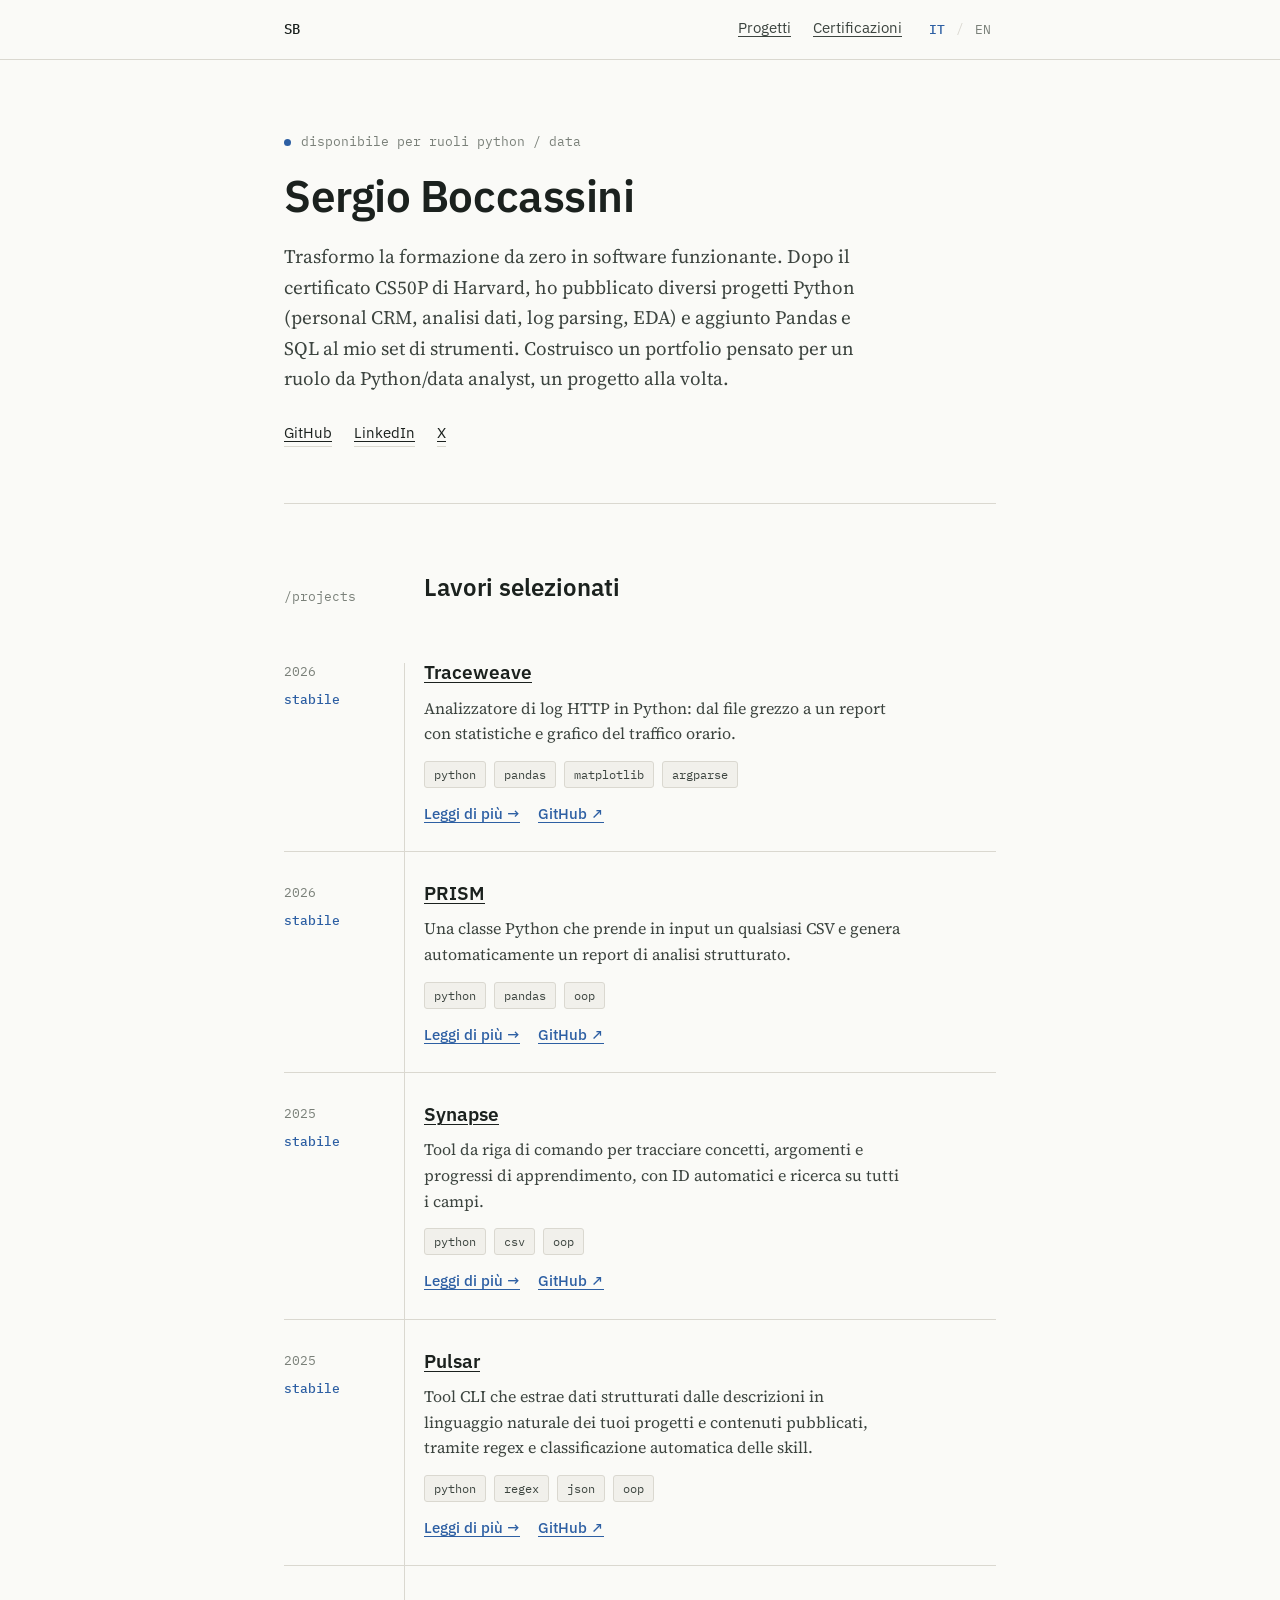
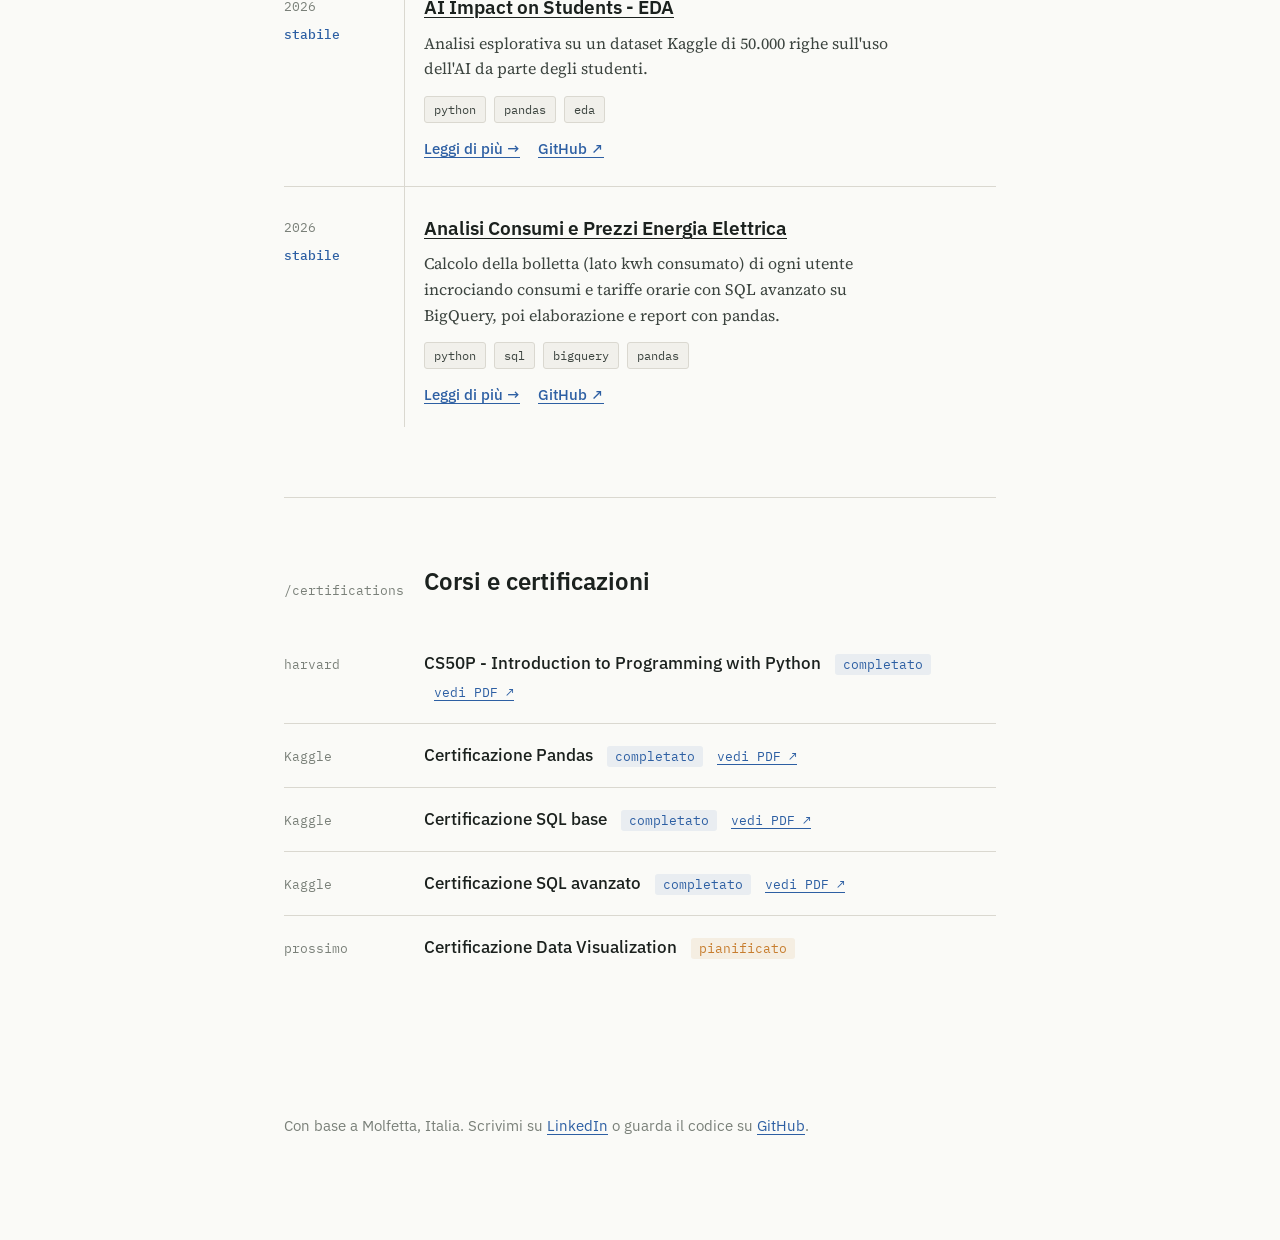
<file: index.html>
<!DOCTYPE html>
<html lang="it">
<head>
<meta charset="UTF-8">
<meta name="viewport" content="width=device-width, initial-scale=1.0">
<title>Sergio Boccassini - Python & Data</title>
<link rel="preconnect" href="https://fonts.googleapis.com">
<link rel="preconnect" href="https://fonts.gstatic.com" crossorigin>
<link href="https://fonts.googleapis.com/css2?family=IBM+Plex+Sans:wght@400;500;600;700&family=IBM+Plex+Mono:wght@400;500&family=Source+Serif+4:opsz,wght@8..60,400;8..60,500&display=swap" rel="stylesheet">
<link rel="stylesheet" href="style.css">
</head>
<body class="lang-it">

<nav class="topnav">
  <div class="wrap">
    <span class="brand">SB</span>
    <div class="navlinks">
      <a href="#projects"><span class="it">Progetti</span><span class="en">Projects</span></a>
      <a href="#certifications"><span class="it">Certificazioni</span><span class="en">Certifications</span></a>
      <div class="lang-toggle" role="group" aria-label="Language / Lingua">
        <button type="button" data-lang="it" onclick="setLang('it')" aria-pressed="true">IT</button>
        <span class="sep">/</span>
        <button type="button" data-lang="en" onclick="setLang('en')" aria-pressed="false">EN</button>
      </div>
    </div>
  </div>
</nav>

<div class="wrap">

  <header class="hero">
    <p class="kicker">
      <span class="dot"></span>
      <span class="it">disponibile per ruoli python / data</span>
      <span class="en">available for python / data roles</span>
    </p>
    <h1>Sergio Boccassini</h1>
    <p class="lede">
      <span class="it">Trasformo la formazione da zero in software funzionante. Dopo il certificato CS50P di Harvard, ho pubblicato diversi progetti Python (personal CRM, analisi dati, log parsing, EDA) e aggiunto Pandas e SQL al mio set di strumenti. Costruisco un portfolio pensato per un ruolo da Python/data analyst, un progetto alla volta.</span>
      <span class="en">I build small tools that turn raw data into something readable: personal CRM, log parsers, report generators, exploratory analyses. Currently retraining from zero into Python and data work, one shipped project at a time.</span>
    </p>
    <nav class="links">
      <a href="https://github.com/boccassinisergio-afk" target="_blank" rel="noopener">GitHub</a>
      <a href="https://linkedin.com/in/sergio-boccassini" target="_blank" rel="noopener">LinkedIn</a>
      <a href="https://x.com/boccassini_ai" target="_blank" rel="noopener">X</a>
    </nav>
  </header>

  <section id="projects">
    <div class="section-head">
      <p class="path">/projects</p>
      <h2><span class="it">Lavori selezionati</span><span class="en">Selected work</span></h2>
    </div>

    <div class="log">
      <div class="entry">
        <div class="stamp">2026<span class="status"><span class="it">stabile</span><span class="en">stable</span></span></div>
        <div>
          <h3><a href="projects/traceweave.html">Traceweave</a></h3>
          <p>
            <span class="it">Analizzatore di log HTTP in Python: dal file grezzo a un report con statistiche e grafico del traffico orario.</span>
            <span class="en">An HTTP log analyzer in Python: from raw log file to a report with statistics and an hourly traffic chart.</span>
          </p>
          <div class="tags">
            <span class="tag">python</span>
            <span class="tag">pandas</span>
            <span class="tag">matplotlib</span>
            <span class="tag">argparse</span>
          </div>
          <div class="entry-links">
            <a class="cta readmore" href="projects/traceweave.html"><span class="it">Leggi di più</span><span class="en">Read more</span></a>
            <a class="cta" href="https://github.com/boccassinisergio-afk/Traceweave" target="_blank" rel="noopener">GitHub</a>
          </div>
        </div>
      </div>

      <div class="entry">
        <div class="stamp">2026<span class="status"><span class="it">stabile</span><span class="en">stable</span></span></div>
        <div>
          <h3><a href="projects/prism.html">PRISM</a></h3>
          <p>
            <span class="it">Una classe Python che prende in input un qualsiasi CSV e genera automaticamente un report di analisi strutturato.</span>
            <span class="en">A Python class that takes any CSV and auto-generates a structured analysis report.</span>
          </p>
          <div class="tags">
            <span class="tag">python</span>
            <span class="tag">pandas</span>
            <span class="tag">oop</span>
          </div>
          <div class="entry-links">
            <a class="cta readmore" href="projects/prism.html"><span class="it">Leggi di più</span><span class="en">Read more</span></a>
            <a class="cta" href="https://github.com/boccassinisergio-afk/Prism" target="_blank" rel="noopener">GitHub</a>
          </div>
        </div>
      </div>

      <div class="entry">
        <div class="stamp">2025<span class="status"><span class="it">stabile</span><span class="en">stable</span></span></div>
        <div>
          <h3><a href="projects/synapse.html">Synapse</a></h3>
          <p>
            <span class="it">Tool da riga di comando per tracciare concetti, argomenti e progressi di apprendimento, con ID automatici e ricerca su tutti i campi.</span>
            <span class="en">A command-line tool to track concepts, topics, and learning progress, with auto-generated IDs and full-field search.</span>
          </p>
          <div class="tags">
            <span class="tag">python</span>
            <span class="tag">csv</span>
            <span class="tag">oop</span>
          </div>
          <div class="entry-links">
            <a class="cta readmore" href="projects/synapse.html"><span class="it">Leggi di più</span><span class="en">Read more</span></a>
            <a class="cta" href="https://github.com/boccassinisergio-afk/Synapse" target="_blank" rel="noopener">GitHub</a>
          </div>
        </div>
      </div>

      <div class="entry">
        <div class="stamp">2025<span class="status"><span class="it">stabile</span><span class="en">stable</span></span></div>
        <div>
          <h3><a href="projects/pulsar.html">Pulsar</a></h3>
          <p>
            <span class="it">Tool CLI che estrae dati strutturati dalle descrizioni in linguaggio naturale dei tuoi progetti e contenuti pubblicati, tramite regex e classificazione automatica delle skill.</span>
            <span class="en">A CLI tool that extracts structured data from natural-language descriptions of your projects and published content, using regex and automatic skill classification.</span>
          </p>
          <div class="tags">
            <span class="tag">python</span>
            <span class="tag">regex</span>
            <span class="tag">json</span>
            <span class="tag">oop</span>
          </div>
          <div class="entry-links">
            <a class="cta readmore" href="projects/pulsar.html"><span class="it">Leggi di più</span><span class="en">Read more</span></a>
            <a class="cta" href="https://github.com/boccassinisergio-afk/Pulsar" target="_blank" rel="noopener">GitHub</a>
          </div>
        </div>
      </div>

      <div class="entry">
        <div class="stamp">2026<span class="status"><span class="it">stabile</span><span class="en">stable</span></span></div>
        <div>
          <h3><a href="projects/eda-ai-students.html">AI Impact on Students - EDA</a></h3>
          <p>
            <span class="it">Analisi esplorativa su un dataset Kaggle di 50.000 righe sull'uso dell'AI da parte degli studenti.</span>
            <span class="en">Exploratory analysis of a 50,000-row Kaggle dataset on student AI usage.</span>
          </p>
          <div class="tags">
            <span class="tag">python</span>
            <span class="tag">pandas</span>
            <span class="tag">eda</span>
          </div>
          <div class="entry-links">
            <a class="cta readmore" href="projects/eda-ai-students.html"><span class="it">Leggi di più</span><span class="en">Read more</span></a>
            <a class="cta" href="https://github.com/boccassinisergio-afk/ai-student-impact-analysis" target="_blank" rel="noopener">GitHub</a>
          </div>
        </div>
      </div>

      <div class="entry">
        <div class="stamp">2026<span class="status"><span class="it">stabile</span><span class="en">stable</span></span></div>
        <div>
          <h3><a href="projects/energia.html"><span class="it">Analisi Consumi e Prezzi Energia Elettrica</span><span class="en">Energy Consumption &amp; Pricing Analysis</span></a></h3>
          <p>
            <span class="it">Calcolo della bolletta (lato kwh consumato) di ogni utente incrociando consumi e tariffe orarie con SQL avanzato su BigQuery, poi elaborazione e report con pandas.</span>
            <span class="en">Calculating each user's bill by combining consumption and time-based pricing with advanced SQL on BigQuery, then processing and reporting with pandas.</span>
          </p>
          <div class="tags">
            <span class="tag">python</span>
            <span class="tag">sql</span>
            <span class="tag">bigquery</span>
            <span class="tag">pandas</span>
          </div>
          <div class="entry-links">
            <a class="cta readmore" href="projects/energia.html"><span class="it">Leggi di più</span><span class="en">Read more</span></a>
            <a class="cta" href="https://github.com/boccassinisergio-afk/Analisi_consumi" target="_blank" rel="noopener">GitHub</a>
          </div>
        </div>
      </div>
    </div>
  </section>

  <section id="certifications">
    <div class="section-head">
      <p class="path">/certifications</p>
      <h2><span class="it">Corsi e certificazioni</span><span class="en">Courses & certifications</span></h2>
    </div>
    <ul class="cert-list">
      <li>
        <span class="stamp">harvard</span>
        <span>
          <span class="name">CS50P - Introduction to Programming with Python</span>
          <span class="state done"><span class="it">completato</span><span class="en">completed</span></span>
          <a class="pdf-link" href="certificates/CS50P.png" target="_blank" rel="noopener"><span class="it">vedi PDF</span><span class="en">view PDF</span></a>
        </span>
      </li>
      <li>
        <span class="stamp"><span class="it">Kaggle</span><span class="en">Kaggle</span></span>
        <span>
          <span class="name"><span class="it">Certificazione Pandas</span><span class="en">Pandas certification</span></span>
          <span class="state done"><span class="it">completato</span><span class="en">completed</span></span>
          <a class="pdf-link" href="certificates/Pandas.png" target="_blank" rel="noopener"><span class="it">vedi PDF</span><span class="en">view PDF</span></a>
        </span>
      </li>
      <li>
        <span class="stamp"><span class="it">Kaggle</span><span class="en">Kaggle</span></span>
        <span>
          <span class="name"><span class="it">Certificazione SQL base</span><span class="en">Basic SQL certification</span></span>
          <span class="state done"><span class="it">completato</span><span class="en">completed</span></span>
          <a class="pdf-link" href="certificates/SQL.png" target="_blank" rel="noopener"><span class="it">vedi PDF</span><span class="en">view PDF</span></a>
        </span>
      </li>
      <li>
        <span class="stamp"><span class="it">Kaggle</span><span class="en">Kaggle</span></span>
        <span>
          <span class="name"><span class="it">Certificazione SQL avanzato</span><span class="en">Advanced SQL certification</span></span>
          <span class="state done"><span class="it">completato</span><span class="en">completed</span></span>
          <a class="pdf-link" href="certificates/Advanced_SQL.png" target="_blank" rel="noopener"><span class="it">vedi PDF</span><span class="en">view PDF</span></a>
        </span>
      </li>
      <li>
        <span class="stamp"><span class="it">prossimo</span><span class="en">next</span></span>
        <span>
          <span class="name"><span class="it">Certificazione Data Visualization</span><span class="en">Data Visualization certification</span></span>
          <span class="state planned"><span class="it">pianificato</span><span class="en">planned</span></span>
        </span>
      </li>
    </ul>
  </section>

  <footer>
    <p>
      <span class="it">Con base a Molfetta, Italia. Scrivimi su <a href="https://linkedin.com/in/sergio-boccassini" target="_blank" rel="noopener">LinkedIn</a> o guarda il codice su <a href="https://github.com/boccassinisergio-afk" target="_blank" rel="noopener">GitHub</a>.</span>
      <span class="en">Based in Molfetta, Italy. Reach out on <a href="https://linkedin.com/in/sergio-boccassini" target="_blank" rel="noopener">LinkedIn</a> or check the code on <a href="https://github.com/boccassinisergio-afk" target="_blank" rel="noopener">GitHub</a>.</span>
    </p>
  </footer>

</div>

<script src="script.js"></script>
</body>
</html>
</file>
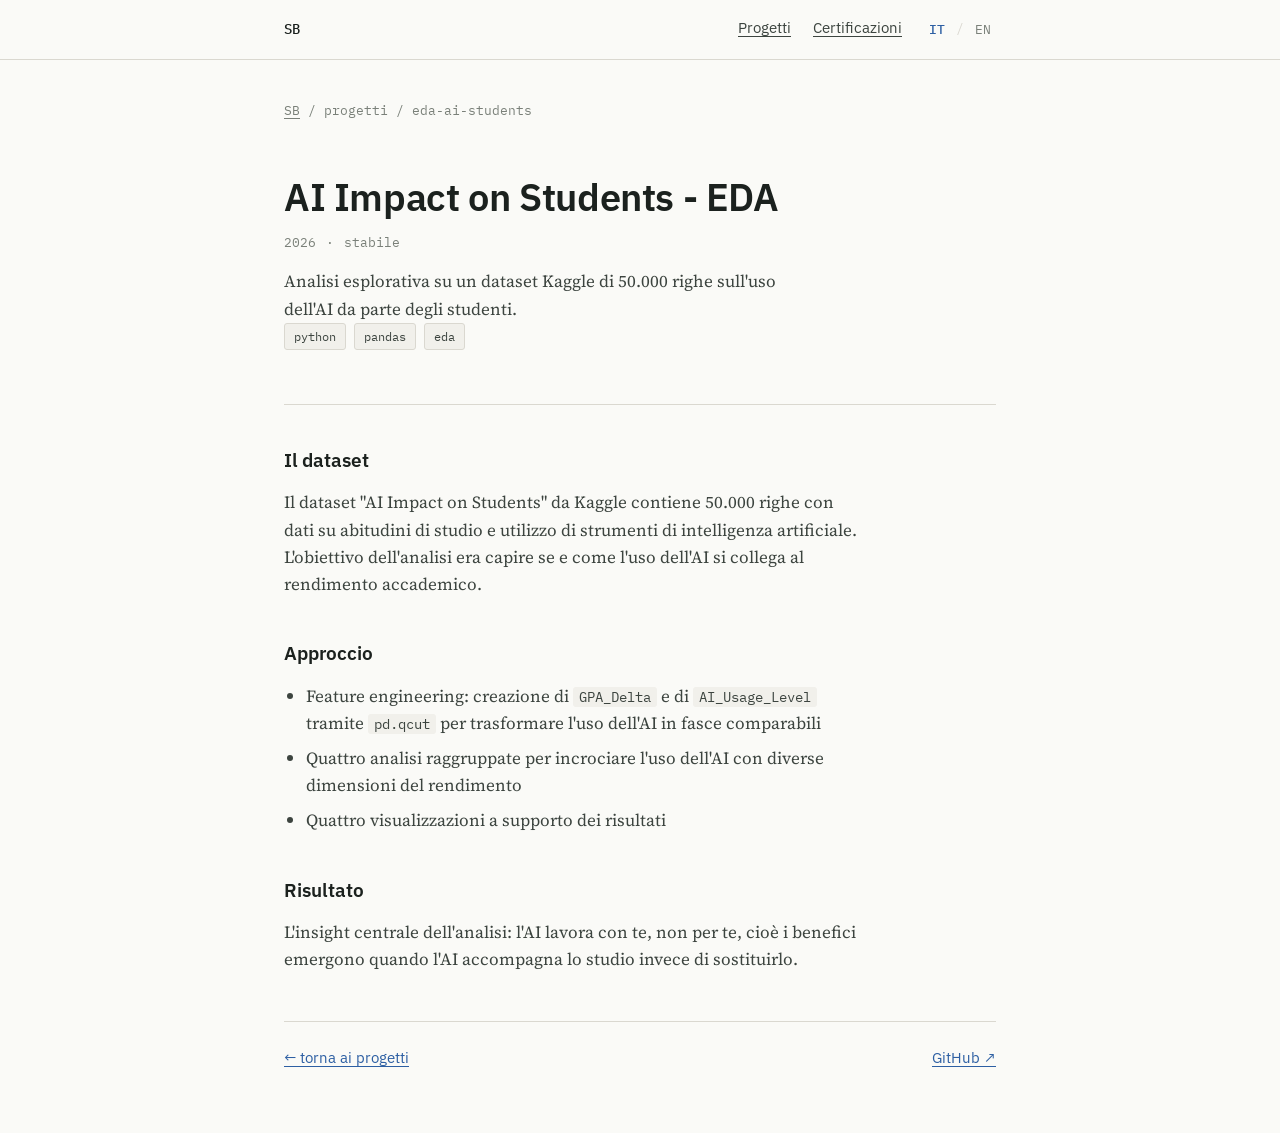
<file: projects/eda-ai-students.html>
<!DOCTYPE html>
<html lang="it">
<head>
<meta charset="UTF-8">
<meta name="viewport" content="width=device-width, initial-scale=1.0">
<title>AI Impact on Students - EDA - Sergio Boccassini</title>
<link rel="preconnect" href="https://fonts.googleapis.com">
<link rel="preconnect" href="https://fonts.gstatic.com" crossorigin>
<link href="https://fonts.googleapis.com/css2?family=IBM+Plex+Sans:wght@400;500;600;700&family=IBM+Plex+Mono:wght@400;500&family=Source+Serif+4:opsz,wght@8..60,400;8..60,500&display=swap" rel="stylesheet">
<link rel="stylesheet" href="../style.css">
</head>
<body class="lang-it">

<nav class="topnav">
  <div class="wrap">
    <span class="brand">SB</span>
    <div class="navlinks">
      <a href="../index.html#projects"><span class="it">Progetti</span><span class="en">Projects</span></a>
      <a href="../index.html#certifications"><span class="it">Certificazioni</span><span class="en">Certifications</span></a>
      <div class="lang-toggle" role="group" aria-label="Language / Lingua">
        <button type="button" data-lang="it" onclick="setLang('it')" aria-pressed="true">IT</button>
        <span class="sep">/</span>
        <button type="button" data-lang="en" onclick="setLang('en')" aria-pressed="false">EN</button>
      </div>
    </div>
  </div>
</nav>

<div class="wrap">
  <p class="breadcrumb"><a href="../index.html">SB</a> / <span class="it">progetti</span><span class="en">projects</span> / eda-ai-students</p>

  <article class="project">
    <header>
      <h1>AI Impact on Students - EDA</h1>
      <div class="meta-row">
        <span>2026</span><span>·</span>
        <span class="it">stabile</span><span class="en">stable</span>
      </div>
      <p class="subhead">
        <span class="it">Analisi esplorativa su un dataset Kaggle di 50.000 righe sull'uso dell'AI da parte degli studenti.</span>
        <span class="en">Exploratory data analysis on a 50,000-row Kaggle dataset about student AI usage.</span>
      </p>
      <div class="tags">
        <span class="tag">python</span>
        <span class="tag">pandas</span>
        <span class="tag">eda</span>
      </div>
    </header>

    <div class="project-body">
      <h2><span class="it">Il dataset</span><span class="en">The dataset</span></h2>
      <p>
        <span class="it">Il dataset "AI Impact on Students" da Kaggle contiene 50.000 righe con dati su abitudini di studio e utilizzo di strumenti di intelligenza artificiale. L'obiettivo dell'analisi era capire se e come l'uso dell'AI si collega al rendimento accademico.</span>
        <span class="en">The "AI Impact on Students" dataset from Kaggle contains 50,000 rows of data on study habits and AI tool usage. The goal of the analysis was to understand whether and how AI usage relates to academic performance.</span>
      </p>

      <h2><span class="it">Approccio</span><span class="en">Approach</span></h2>
      <ul>
        <li>
          <span class="it">Feature engineering: creazione di <code>GPA_Delta</code> e di <code>AI_Usage_Level</code> tramite <code>pd.qcut</code> per trasformare l'uso dell'AI in fasce comparabili</span>
          <span class="en">Feature engineering: creating <code>GPA_Delta</code> and <code>AI_Usage_Level</code> via <code>pd.qcut</code> to turn AI usage into comparable bands</span>
        </li>
        <li>
          <span class="it">Quattro analisi raggruppate per incrociare l'uso dell'AI con diverse dimensioni del rendimento</span>
          <span class="en">Four grouped analyses cross-referencing AI usage with different performance dimensions</span>
        </li>
        <li>
          <span class="it">Quattro visualizzazioni a supporto dei risultati</span>
          <span class="en">Four visualizations supporting the findings</span>
        </li>
      </ul>

      <h2><span class="it">Risultato</span><span class="en">Finding</span></h2>
      <p>
        <span class="it">L'insight centrale dell'analisi: l'AI lavora con te, non per te, cioè i benefici emergono quando l'AI accompagna lo studio invece di sostituirlo.</span>
        <span class="en">The central insight of the analysis: AI works with you, not for you, meaning the benefits emerge when AI supports studying rather than replacing it.</span>
      </p>
    </div>

    <div class="project-footer">
      <a href="../index.html#projects">← <span class="it">torna ai progetti</span><span class="en">back to projects</span></a>
      <a href="https://github.com/boccassinisergio-afk/ai-student-impact-analysis" target="_blank" rel="noopener">GitHub ↗</a>
    </div>
  </article>
</div>

<script src="../script.js"></script>
</body>
</html>
</file>
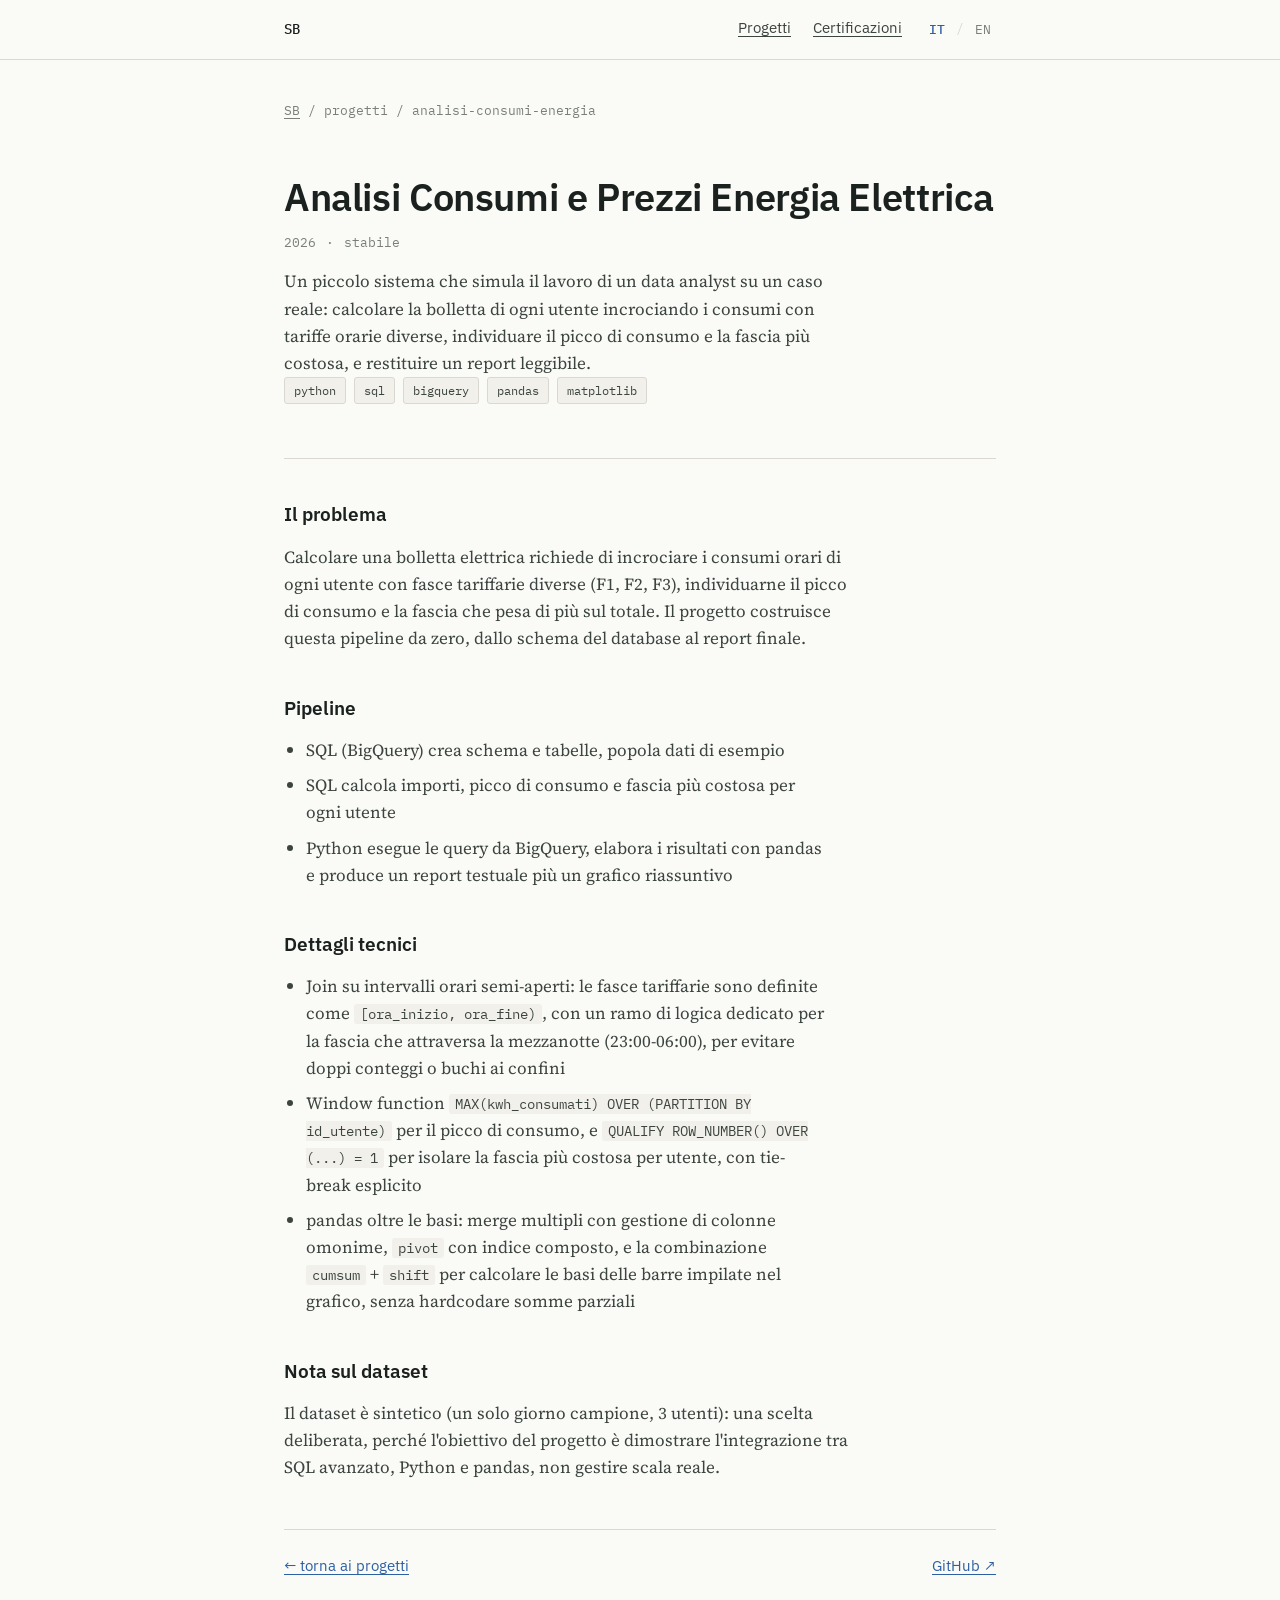
<file: projects/energia.html>
<!DOCTYPE html>
<html lang="it">
<head>
<meta charset="UTF-8">
<meta name="viewport" content="width=device-width, initial-scale=1.0">
<title>Analisi Consumi e Prezzi Energia Elettrica - Sergio Boccassini</title>
<link rel="preconnect" href="https://fonts.googleapis.com">
<link rel="preconnect" href="https://fonts.gstatic.com" crossorigin>
<link href="https://fonts.googleapis.com/css2?family=IBM+Plex+Sans:wght@400;500;600;700&family=IBM+Plex+Mono:wght@400;500&family=Source+Serif+4:opsz,wght@8..60,400;8..60,500&display=swap" rel="stylesheet">
<link rel="stylesheet" href="../style.css">
</head>
<body class="lang-it">

<nav class="topnav">
  <div class="wrap">
    <span class="brand">SB</span>
    <div class="navlinks">
      <a href="../index.html#projects"><span class="it">Progetti</span><span class="en">Projects</span></a>
      <a href="../index.html#certifications"><span class="it">Certificazioni</span><span class="en">Certifications</span></a>
      <div class="lang-toggle" role="group" aria-label="Language / Lingua">
        <button type="button" data-lang="it" onclick="setLang('it')" aria-pressed="true">IT</button>
        <span class="sep">/</span>
        <button type="button" data-lang="en" onclick="setLang('en')" aria-pressed="false">EN</button>
      </div>
    </div>
  </div>
</nav>

<div class="wrap">
  <p class="breadcrumb"><a href="../index.html">SB</a> / <span class="it">progetti</span><span class="en">projects</span> / analisi-consumi-energia</p>

  <article class="project">
    <header>
      <h1><span class="it">Analisi Consumi e Prezzi Energia Elettrica</span><span class="en">Energy Consumption &amp; Pricing Analysis</span></h1>
      <div class="meta-row">
        <span>2026</span><span>·</span>
        <span class="it">stabile</span><span class="en">stable</span>
      </div>
      <p class="subhead">
        <span class="it">Un piccolo sistema che simula il lavoro di un data analyst su un caso reale: calcolare la bolletta di ogni utente incrociando i consumi con tariffe orarie diverse, individuare il picco di consumo e la fascia più costosa, e restituire un report leggibile.</span>
        <span class="en">A small system that simulates a data analyst's typical task: calculating each user's bill by combining energy consumption with time-based pricing, finding peak usage and the most expensive pricing tier, and producing a readable report.</span>
      </p>
      <div class="tags">
        <span class="tag">python</span>
        <span class="tag">sql</span>
        <span class="tag">bigquery</span>
        <span class="tag">pandas</span>
        <span class="tag">matplotlib</span>
      </div>
    </header>

    <div class="project-body">
      <h2><span class="it">Il problema</span><span class="en">The problem</span></h2>
      <p>
        <span class="it">Calcolare una bolletta elettrica richiede di incrociare i consumi orari di ogni utente con fasce tariffarie diverse (F1, F2, F3), individuarne il picco di consumo e la fascia che pesa di più sul totale. Il progetto costruisce questa pipeline da zero, dallo schema del database al report finale.</span>
        <span class="en">Calculating an electricity bill means matching each user's hourly consumption against different pricing tiers (F1, F2, F3), and finding their peak usage and the tier that weighs most on the total. The project builds this pipeline from scratch, from the database schema to the final report.</span>
      </p>

      <h2><span class="it">Pipeline</span><span class="en">Pipeline</span></h2>
      <ul>
        <li><span class="it">SQL (BigQuery) crea schema e tabelle, popola dati di esempio</span><span class="en">SQL (BigQuery) creates the schema and tables, seeds sample data</span></li>
        <li><span class="it">SQL calcola importi, picco di consumo e fascia più costosa per ogni utente</span><span class="en">SQL computes billing amounts, peak consumption and the most expensive tier per user</span></li>
        <li><span class="it">Python esegue le query da BigQuery, elabora i risultati con pandas e produce un report testuale più un grafico riassuntivo</span><span class="en">Python runs the queries against BigQuery, processes the results with pandas, and produces a text report plus a summary chart</span></li>
      </ul>

      <h2><span class="it">Dettagli tecnici</span><span class="en">Technical details</span></h2>
      <ul>
        <li>
          <span class="it">Join su intervalli orari semi-aperti: le fasce tariffarie sono definite come <code>[ora_inizio, ora_fine)</code>, con un ramo di logica dedicato per la fascia che attraversa la mezzanotte (23:00-06:00), per evitare doppi conteggi o buchi ai confini</span>
          <span class="en">Join on half-open time intervals: pricing tiers are defined as <code>[start_hour, end_hour)</code>, with dedicated logic for the tier crossing midnight (23:00-06:00), avoiding double counting or gaps at the boundaries</span>
        </li>
        <li>
          <span class="it">Window function <code>MAX(kwh_consumati) OVER (PARTITION BY id_utente)</code> per il picco di consumo, e <code>QUALIFY ROW_NUMBER() OVER (...) = 1</code> per isolare la fascia più costosa per utente, con tie-break esplicito</span>
          <span class="en">Window function <code>MAX(kwh_consumati) OVER (PARTITION BY id_utente)</code> for peak consumption, and <code>QUALIFY ROW_NUMBER() OVER (...) = 1</code> to isolate each user's most expensive tier, with an explicit tie-break</span>
        </li>
        <li>
          <span class="it">pandas oltre le basi: merge multipli con gestione di colonne omonime, <code>pivot</code> con indice composto, e la combinazione <code>cumsum</code> + <code>shift</code> per calcolare le basi delle barre impilate nel grafico, senza hardcodare somme parziali</span>
          <span class="en">pandas beyond the basics: multiple merges with duplicate-column handling, a <code>pivot</code> on a composite index, and the <code>cumsum</code> + <code>shift</code> combination to compute stacked-bar base values without hardcoding partial sums</span>
        </li>
      </ul>

      <h2><span class="it">Nota sul dataset</span><span class="en">A note on the dataset</span></h2>
      <p>
        <span class="it">Il dataset è sintetico (un solo giorno campione, 3 utenti): una scelta deliberata, perché l'obiettivo del progetto è dimostrare l'integrazione tra SQL avanzato, Python e pandas, non gestire scala reale.</span>
        <span class="en">The dataset is synthetic (a single sample day, 3 users): a deliberate choice, since the project's goal is demonstrating the integration of advanced SQL, Python and pandas, not handling real-world scale.</span>
      </p>
    </div>

    <div class="project-footer">
      <a href="../index.html#projects">← <span class="it">torna ai progetti</span><span class="en">back to projects</span></a>
      <a href="https://github.com/boccassinisergio-afk/Analisi_consumi" target="_blank" rel="noopener">GitHub ↗</a>
    </div>
  </article>
</div>

<script src="../script.js"></script>
</body>
</html>
</file>
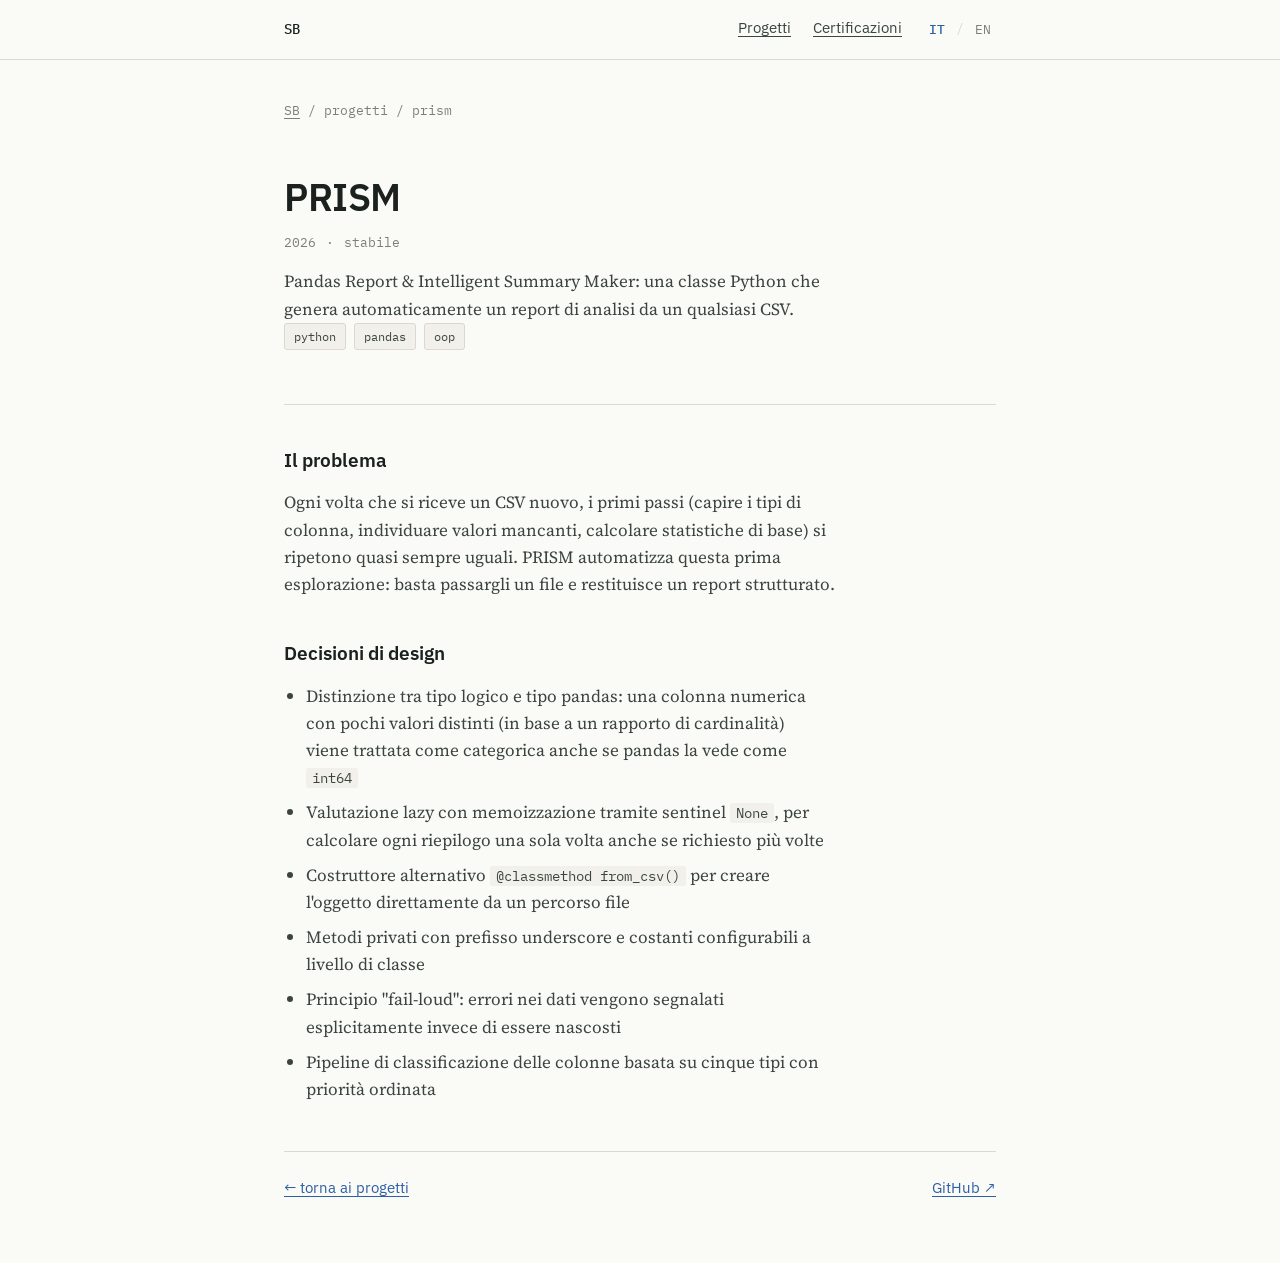
<file: projects/prism.html>
<!DOCTYPE html>
<html lang="it">
<head>
<meta charset="UTF-8">
<meta name="viewport" content="width=device-width, initial-scale=1.0">
<title>PRISM - Sergio Boccassini</title>
<link rel="preconnect" href="https://fonts.googleapis.com">
<link rel="preconnect" href="https://fonts.gstatic.com" crossorigin>
<link href="https://fonts.googleapis.com/css2?family=IBM+Plex+Sans:wght@400;500;600;700&family=IBM+Plex+Mono:wght@400;500&family=Source+Serif+4:opsz,wght@8..60,400;8..60,500&display=swap" rel="stylesheet">
<link rel="stylesheet" href="../style.css">
</head>
<body class="lang-it">

<nav class="topnav">
  <div class="wrap">
    <span class="brand">SB</span>
    <div class="navlinks">
      <a href="../index.html#projects"><span class="it">Progetti</span><span class="en">Projects</span></a>
      <a href="../index.html#certifications"><span class="it">Certificazioni</span><span class="en">Certifications</span></a>
      <div class="lang-toggle" role="group" aria-label="Language / Lingua">
        <button type="button" data-lang="it" onclick="setLang('it')" aria-pressed="true">IT</button>
        <span class="sep">/</span>
        <button type="button" data-lang="en" onclick="setLang('en')" aria-pressed="false">EN</button>
      </div>
    </div>
  </div>
</nav>

<div class="wrap">
  <p class="breadcrumb"><a href="../index.html">SB</a> / <span class="it">progetti</span><span class="en">projects</span> / prism</p>

  <article class="project">
    <header>
      <h1>PRISM</h1>
      <div class="meta-row">
        <span>2026</span><span>·</span>
        <span class="it">stabile</span><span class="en">stable</span>
      </div>
      <p class="subhead">
        <span class="it">Pandas Report &amp; Intelligent Summary Maker: una classe Python che genera automaticamente un report di analisi da un qualsiasi CSV.</span>
        <span class="en">Pandas Report &amp; Intelligent Summary Maker: a Python class that auto-generates an analysis report from any CSV.</span>
      </p>
      <div class="tags">
        <span class="tag">python</span>
        <span class="tag">pandas</span>
        <span class="tag">oop</span>
      </div>
    </header>

    <div class="project-body">
      <h2><span class="it">Il problema</span><span class="en">The problem</span></h2>
      <p>
        <span class="it">Ogni volta che si riceve un CSV nuovo, i primi passi (capire i tipi di colonna, individuare valori mancanti, calcolare statistiche di base) si ripetono quasi sempre uguali. PRISM automatizza questa prima esplorazione: basta passargli un file e restituisce un report strutturato.</span>
        <span class="en">Every time you receive a new CSV, the first steps (understanding column types, spotting missing values, computing basic statistics) tend to repeat almost identically. PRISM automates this first exploration: just pass it a file and it returns a structured report.</span>
      </p>

      <h2><span class="it">Decisioni di design</span><span class="en">Design decisions</span></h2>
      <ul>
        <li>
          <span class="it">Distinzione tra tipo logico e tipo pandas: una colonna numerica con pochi valori distinti (in base a un rapporto di cardinalità) viene trattata come categorica anche se pandas la vede come <code>int64</code></span>
          <span class="en">Logical vs. pandas dtype distinction: a numeric column with few distinct values (based on a cardinality ratio) is treated as categorical even if pandas sees it as <code>int64</code></span>
        </li>
        <li>
          <span class="it">Valutazione lazy con memoizzazione tramite sentinel <code>None</code>, per calcolare ogni riepilogo una sola volta anche se richiesto più volte</span>
          <span class="en">Lazy evaluation with <code>None</code>-sentinel memoization, so each summary is computed only once even if requested multiple times</span>
        </li>
        <li>
          <span class="it">Costruttore alternativo <code>@classmethod from_csv()</code> per creare l'oggetto direttamente da un percorso file</span>
          <span class="en">Alternative <code>@classmethod from_csv()</code> constructor to build the object directly from a file path</span>
        </li>
        <li>
          <span class="it">Metodi privati con prefisso underscore e costanti configurabili a livello di classe</span>
          <span class="en">Private methods prefixed with an underscore and configurable class-level constants</span>
        </li>
        <li>
          <span class="it">Principio "fail-loud": errori nei dati vengono segnalati esplicitamente invece di essere nascosti</span>
          <span class="en">"Fail-loud" principle: data errors are surfaced explicitly instead of being hidden</span>
        </li>
        <li>
          <span class="it">Pipeline di classificazione delle colonne basata su cinque tipi con priorità ordinata</span>
          <span class="en">Column classification pipeline based on five priority-ordered types</span>
        </li>
      </ul>
    </div>

    <div class="project-footer">
      <a href="../index.html#projects">← <span class="it">torna ai progetti</span><span class="en">back to projects</span></a>
      <a href="https://github.com/boccassinisergio-afk/Prism" target="_blank" rel="noopener">GitHub ↗</a>
    </div>
  </article>
</div>

<script src="../script.js"></script>
</body>
</html>
</file>
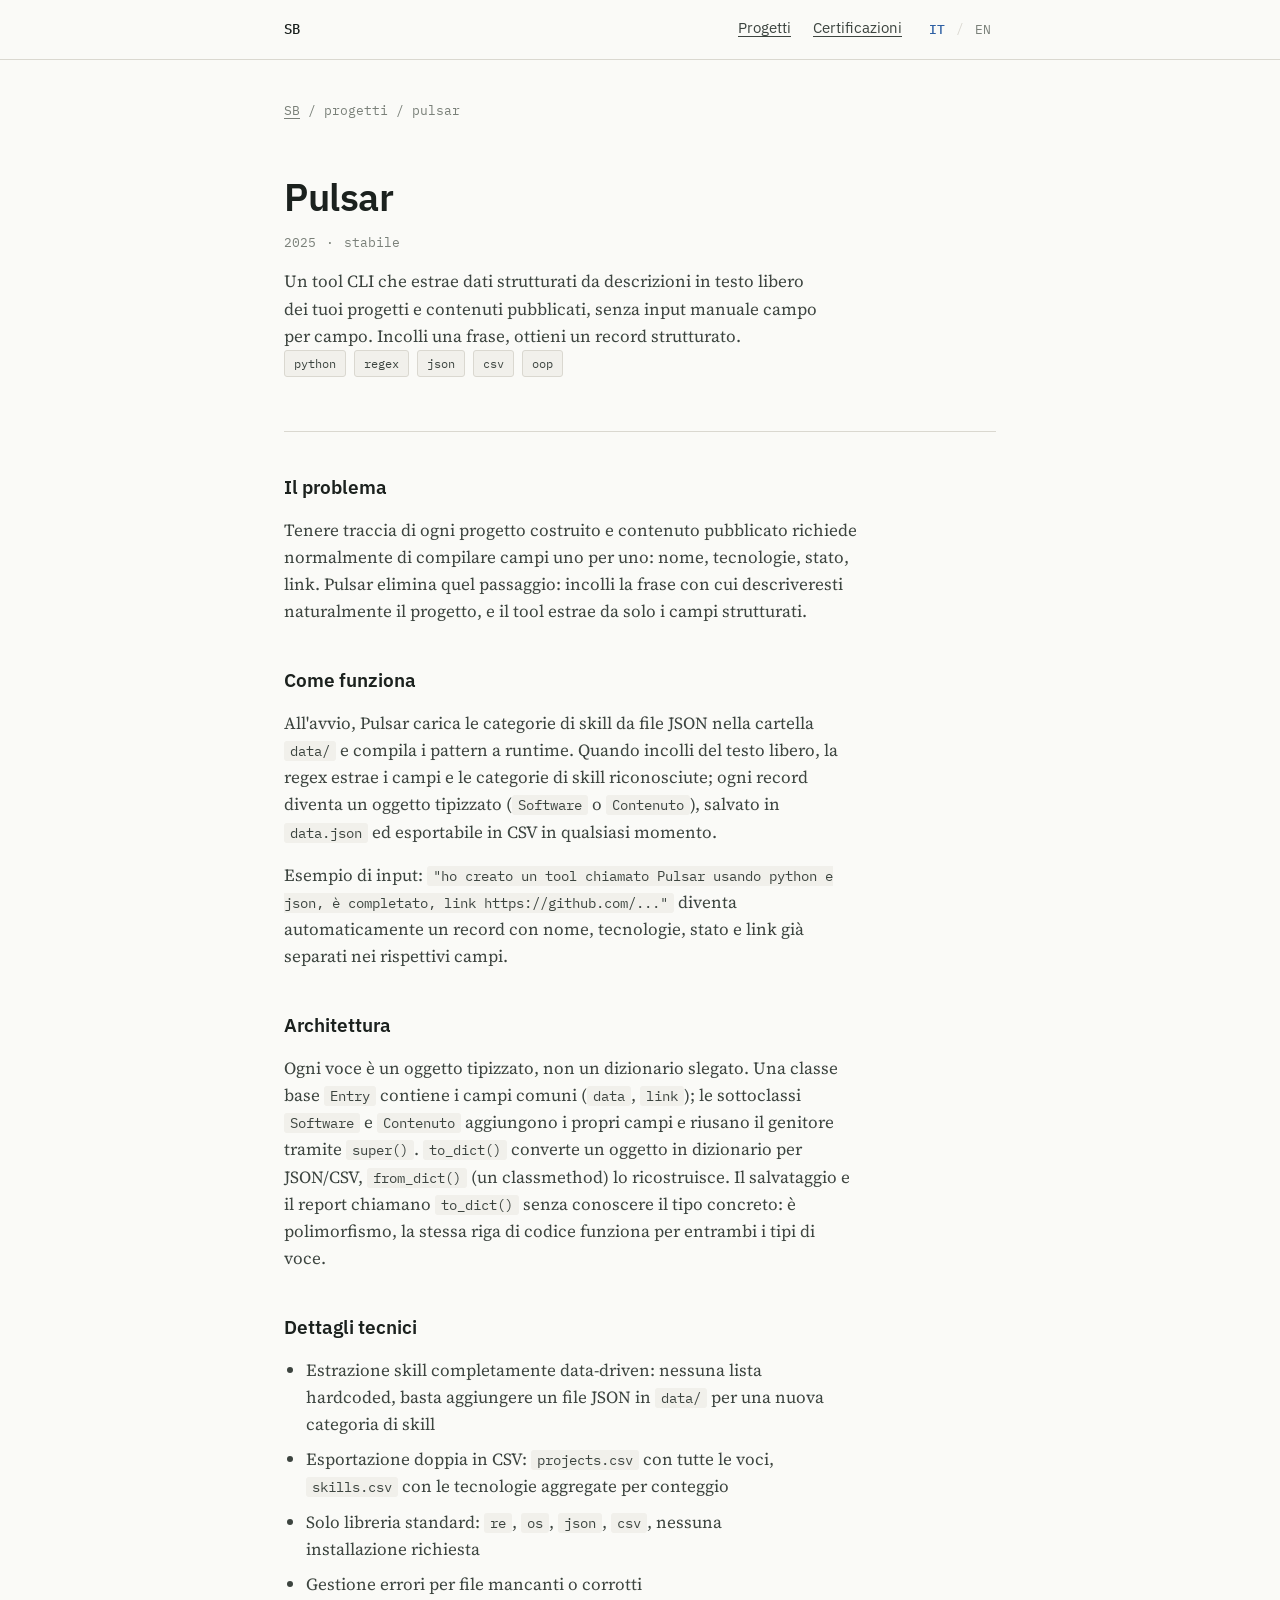
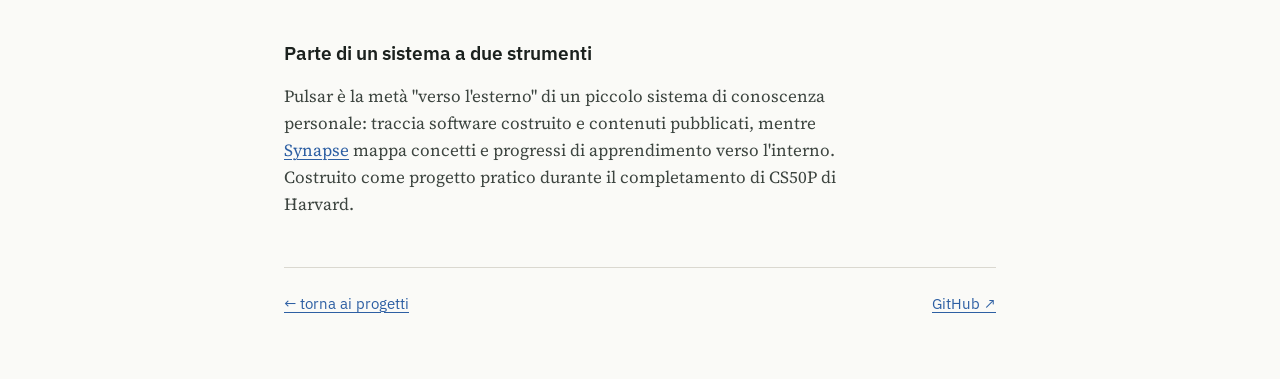
<file: projects/pulsar.html>
<!DOCTYPE html>
<html lang="it">
<head>
<meta charset="UTF-8">
<meta name="viewport" content="width=device-width, initial-scale=1.0">
<title>Pulsar - Sergio Boccassini</title>
<link rel="preconnect" href="https://fonts.googleapis.com">
<link rel="preconnect" href="https://fonts.gstatic.com" crossorigin>
<link href="https://fonts.googleapis.com/css2?family=IBM+Plex+Sans:wght@400;500;600;700&family=IBM+Plex+Mono:wght@400;500&family=Source+Serif+4:opsz,wght@8..60,400;8..60,500&display=swap" rel="stylesheet">
<link rel="stylesheet" href="../style.css">
</head>
<body class="lang-it">

<nav class="topnav">
  <div class="wrap">
    <span class="brand">SB</span>
    <div class="navlinks">
      <a href="../index.html#projects"><span class="it">Progetti</span><span class="en">Projects</span></a>
      <a href="../index.html#certifications"><span class="it">Certificazioni</span><span class="en">Certifications</span></a>
      <div class="lang-toggle" role="group" aria-label="Language / Lingua">
        <button type="button" data-lang="it" onclick="setLang('it')" aria-pressed="true">IT</button>
        <span class="sep">/</span>
        <button type="button" data-lang="en" onclick="setLang('en')" aria-pressed="false">EN</button>
      </div>
    </div>
  </div>
</nav>

<div class="wrap">
  <p class="breadcrumb"><a href="../index.html">SB</a> / <span class="it">progetti</span><span class="en">projects</span> / pulsar</p>

  <article class="project">
    <header>
      <h1>Pulsar</h1>
      <div class="meta-row">
        <span>2025</span><span>·</span>
        <span class="it">stabile</span><span class="en">stable</span>
      </div>
      <p class="subhead">
        <span class="it">Un tool CLI che estrae dati strutturati da descrizioni in testo libero dei tuoi progetti e contenuti pubblicati, senza input manuale campo per campo. Incolli una frase, ottieni un record strutturato.</span>
        <span class="en">A CLI tool that extracts structured data from free-text descriptions of your projects and published content, no manual field-by-field input. Paste a sentence, get a structured record.</span>
      </p>
      <div class="tags">
        <span class="tag">python</span>
        <span class="tag">regex</span>
        <span class="tag">json</span>
        <span class="tag">csv</span>
        <span class="tag">oop</span>
      </div>
    </header>

    <div class="project-body">
      <h2><span class="it">Il problema</span><span class="en">The problem</span></h2>
      <p>
        <span class="it">Tenere traccia di ogni progetto costruito e contenuto pubblicato richiede normalmente di compilare campi uno per uno: nome, tecnologie, stato, link. Pulsar elimina quel passaggio: incolli la frase con cui descriveresti naturalmente il progetto, e il tool estrae da solo i campi strutturati.</span>
        <span class="en">Keeping track of every project built and piece of content published usually means filling in fields one by one: name, technologies, status, link. Pulsar removes that step: paste the sentence you'd naturally use to describe the project, and the tool extracts the structured fields on its own.</span>
      </p>

      <h2><span class="it">Come funziona</span><span class="en">How it works</span></h2>
      <p>
        <span class="it">All'avvio, Pulsar carica le categorie di skill da file JSON nella cartella <code>data/</code> e compila i pattern a runtime. Quando incolli del testo libero, la regex estrae i campi e le categorie di skill riconosciute; ogni record diventa un oggetto tipizzato (<code>Software</code> o <code>Contenuto</code>), salvato in <code>data.json</code> ed esportabile in CSV in qualsiasi momento.</span>
        <span class="en">At startup, Pulsar loads skill categories from JSON files in the <code>data/</code> folder and compiles the patterns at runtime. When you paste free text, regex extracts the fields and recognized skill categories; each record becomes a typed object (<code>Software</code> or <code>Contenuto</code>), saved to <code>data.json</code> and exportable to CSV anytime.</span>
      </p>
      <p>
        <span class="it">Esempio di input: <code>"ho creato un tool chiamato Pulsar usando python e json, è completato, link https://github.com/..."</code> diventa automaticamente un record con nome, tecnologie, stato e link già separati nei rispettivi campi.</span>
        <span class="en">Example input: <code>"ho creato un tool chiamato Pulsar usando python e json, è completato, link https://github.com/..."</code> automatically becomes a record with name, technologies, status, and link already split into their own fields.</span>
      </p>

      <h2><span class="it">Architettura</span><span class="en">Architecture</span></h2>
      <p>
        <span class="it">Ogni voce è un oggetto tipizzato, non un dizionario slegato. Una classe base <code>Entry</code> contiene i campi comuni (<code>data</code>, <code>link</code>); le sottoclassi <code>Software</code> e <code>Contenuto</code> aggiungono i propri campi e riusano il genitore tramite <code>super()</code>. <code>to_dict()</code> converte un oggetto in dizionario per JSON/CSV, <code>from_dict()</code> (un classmethod) lo ricostruisce. Il salvataggio e il report chiamano <code>to_dict()</code> senza conoscere il tipo concreto: è polimorfismo, la stessa riga di codice funziona per entrambi i tipi di voce.</span>
        <span class="en">Each entry is a typed object, not a loose dictionary. A base <code>Entry</code> class holds the common fields (<code>data</code>, <code>link</code>); the <code>Software</code> and <code>Contenuto</code> subclasses add their own fields and reuse the parent through <code>super()</code>. <code>to_dict()</code> converts an object to a dictionary for JSON/CSV, <code>from_dict()</code> (a classmethod) rebuilds it. Saving and reporting call <code>to_dict()</code> without knowing the concrete type: that's polymorphism, the same line of code works for both entry types.</span>
      </p>

      <h2><span class="it">Dettagli tecnici</span><span class="en">Technical details</span></h2>
      <ul>
        <li><span class="it">Estrazione skill completamente data-driven: nessuna lista hardcoded, basta aggiungere un file JSON in <code>data/</code> per una nuova categoria di skill</span><span class="en">Fully data-driven skill extraction: no hardcoded lists, just add a JSON file to <code>data/</code> for a new skill category</span></li>
        <li><span class="it">Esportazione doppia in CSV: <code>projects.csv</code> con tutte le voci, <code>skills.csv</code> con le tecnologie aggregate per conteggio</span><span class="en">Dual CSV export: <code>projects.csv</code> with all entries, <code>skills.csv</code> with technologies aggregated by count</span></li>
        <li><span class="it">Solo libreria standard: <code>re</code>, <code>os</code>, <code>json</code>, <code>csv</code>, nessuna installazione richiesta</span><span class="en">Standard library only: <code>re</code>, <code>os</code>, <code>json</code>, <code>csv</code>, no installs needed</span></li>
        <li><span class="it">Gestione errori per file mancanti o corrotti</span><span class="en">Error handling for missing or corrupted files</span></li>
      </ul>

      <h2><span class="it">Parte di un sistema a due strumenti</span><span class="en">Part of a two-tool system</span></h2>
      <p>
        <span class="it">Pulsar è la metà "verso l'esterno" di un piccolo sistema di conoscenza personale: traccia software costruito e contenuti pubblicati, mentre <a href="synapse.html">Synapse</a> mappa concetti e progressi di apprendimento verso l'interno. Costruito come progetto pratico durante il completamento di CS50P di Harvard.</span>
        <span class="en">Pulsar is the "outward-facing" half of a small personal knowledge system: it tracks software built and content published, while <a href="synapse.html">Synapse</a> maps concepts and learning progress internally. Built as a practical project while completing Harvard's CS50P.</span>
      </p>
    </div>

    <div class="project-footer">
      <a href="../index.html#projects">← <span class="it">torna ai progetti</span><span class="en">back to projects</span></a>
      <a href="https://github.com/boccassinisergio-afk/Pulsar" target="_blank" rel="noopener">GitHub ↗</a>
    </div>
  </article>
</div>

<script src="../script.js"></script>
</body>
</html>
</file>
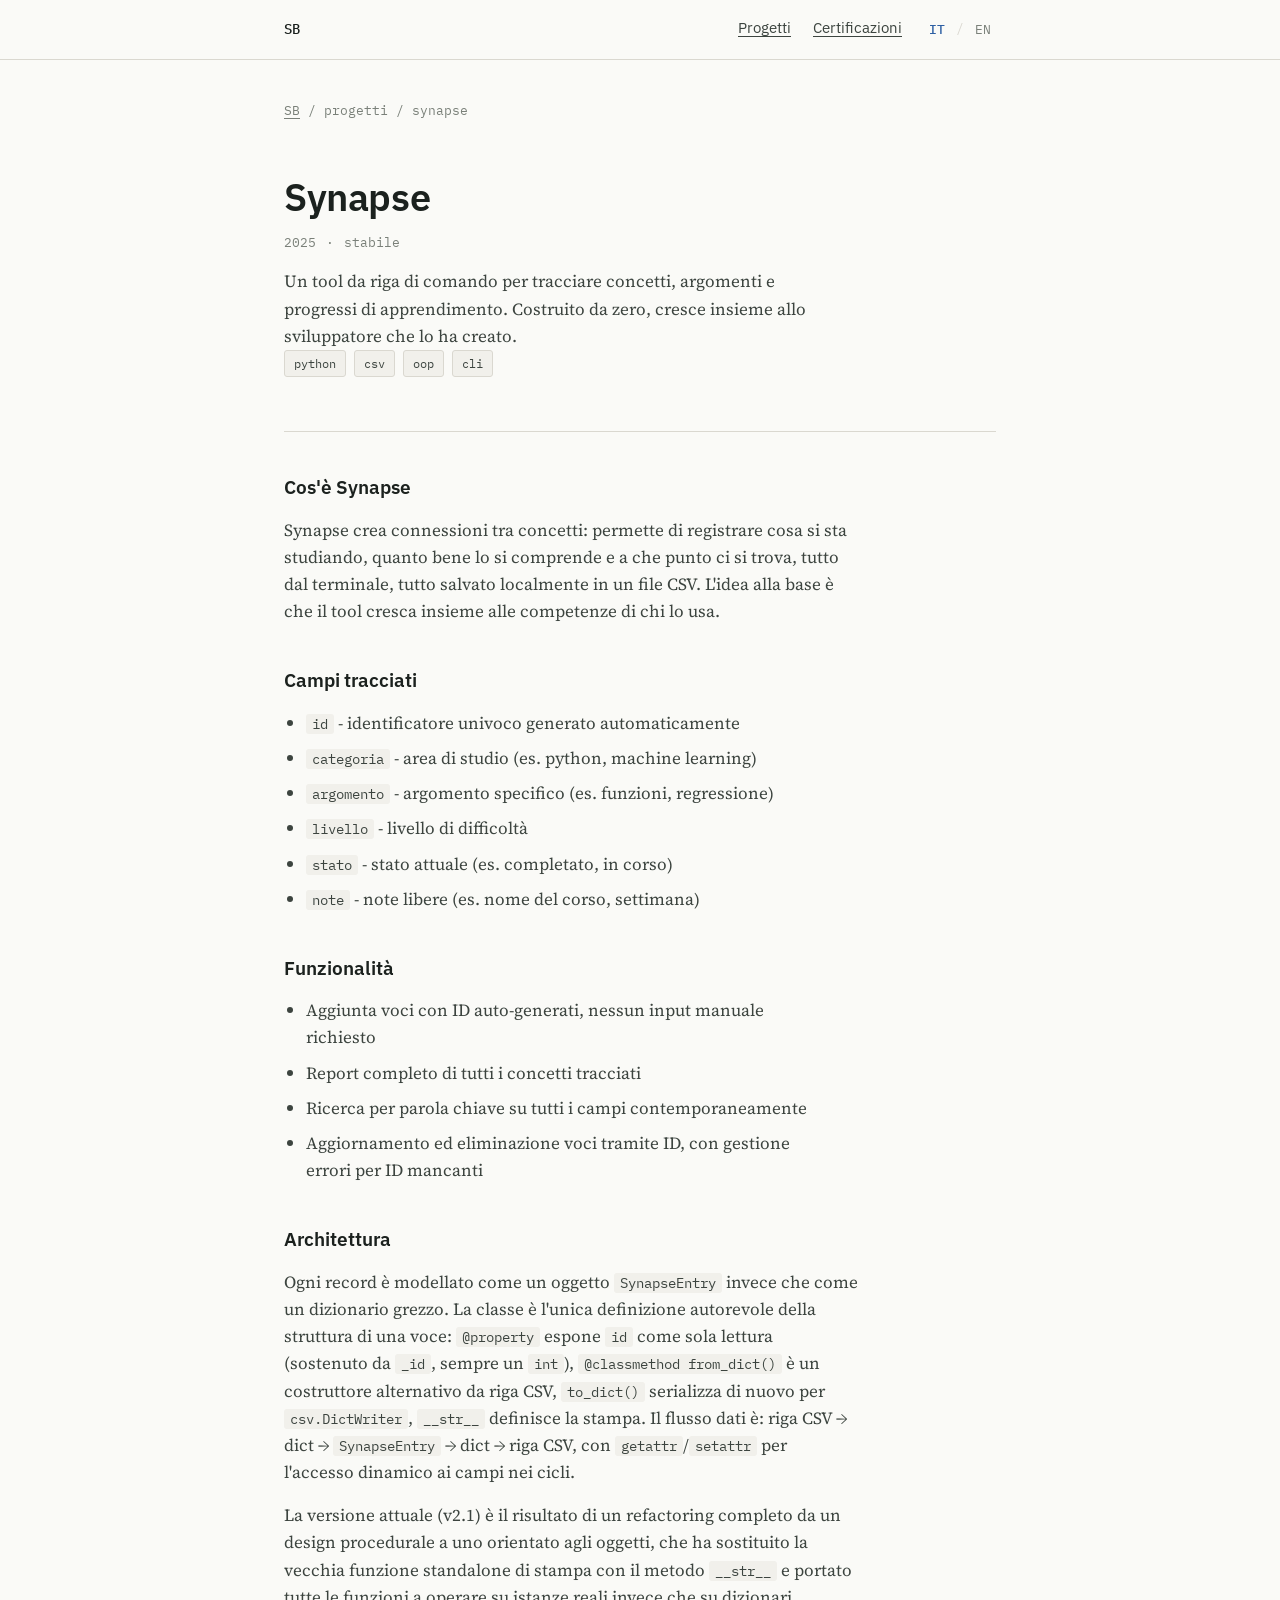
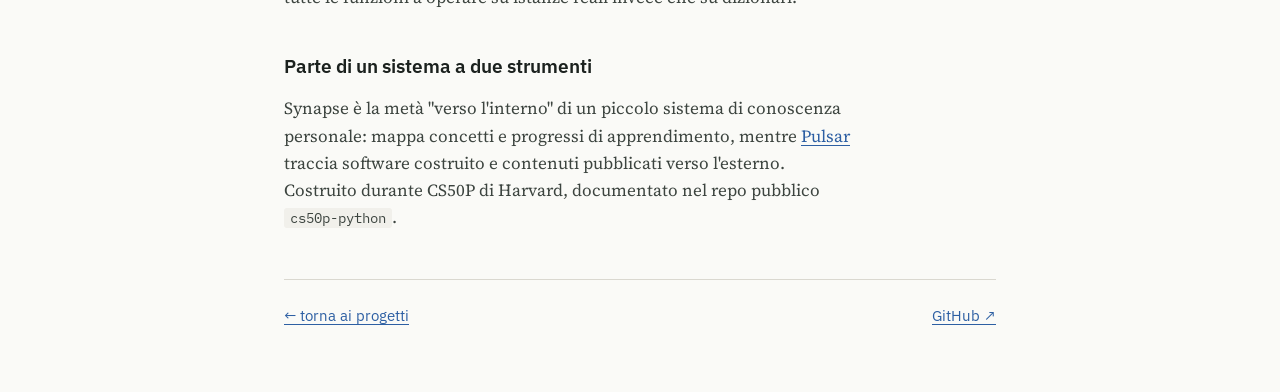
<file: projects/synapse.html>
<!DOCTYPE html>
<html lang="it">
<head>
<meta charset="UTF-8">
<meta name="viewport" content="width=device-width, initial-scale=1.0">
<title>Synapse - Sergio Boccassini</title>
<link rel="preconnect" href="https://fonts.googleapis.com">
<link rel="preconnect" href="https://fonts.gstatic.com" crossorigin>
<link href="https://fonts.googleapis.com/css2?family=IBM+Plex+Sans:wght@400;500;600;700&family=IBM+Plex+Mono:wght@400;500&family=Source+Serif+4:opsz,wght@8..60,400;8..60,500&display=swap" rel="stylesheet">
<link rel="stylesheet" href="../style.css">
</head>
<body class="lang-it">

<nav class="topnav">
  <div class="wrap">
    <span class="brand">SB</span>
    <div class="navlinks">
      <a href="../index.html#projects"><span class="it">Progetti</span><span class="en">Projects</span></a>
      <a href="../index.html#certifications"><span class="it">Certificazioni</span><span class="en">Certifications</span></a>
      <div class="lang-toggle" role="group" aria-label="Language / Lingua">
        <button type="button" data-lang="it" onclick="setLang('it')" aria-pressed="true">IT</button>
        <span class="sep">/</span>
        <button type="button" data-lang="en" onclick="setLang('en')" aria-pressed="false">EN</button>
      </div>
    </div>
  </div>
</nav>

<div class="wrap">
  <p class="breadcrumb"><a href="../index.html">SB</a> / <span class="it">progetti</span><span class="en">projects</span> / synapse</p>

  <article class="project">
    <header>
      <h1>Synapse</h1>
      <div class="meta-row">
        <span>2025</span><span>·</span>
        <span class="it">stabile</span><span class="en">stable</span>
      </div>
      <p class="subhead">
        <span class="it">Un tool da riga di comando per tracciare concetti, argomenti e progressi di apprendimento. Costruito da zero, cresce insieme allo sviluppatore che lo ha creato.</span>
        <span class="en">A command-line tool to track concepts, topics, and learning progress. Built from zero, growing alongside the developer who made it.</span>
      </p>
      <div class="tags">
        <span class="tag">python</span>
        <span class="tag">csv</span>
        <span class="tag">oop</span>
        <span class="tag">cli</span>
      </div>
    </header>

    <div class="project-body">
      <h2><span class="it">Cos'è Synapse</span><span class="en">What Synapse is</span></h2>
      <p>
        <span class="it">Synapse crea connessioni tra concetti: permette di registrare cosa si sta studiando, quanto bene lo si comprende e a che punto ci si trova, tutto dal terminale, tutto salvato localmente in un file CSV. L'idea alla base è che il tool cresca insieme alle competenze di chi lo usa.</span>
        <span class="en">Synapse creates connections between concepts: it lets you log what you're studying, how well you understand it, and where you stand, all from the terminal, all saved locally in a CSV file. The idea behind it is that the tool grows alongside the skills of whoever uses it.</span>
      </p>

      <h2><span class="it">Campi tracciati</span><span class="en">Tracked fields</span></h2>
      <ul>
        <li><code>id</code> - <span class="it">identificatore univoco generato automaticamente</span><span class="en">auto-generated unique identifier</span></li>
        <li><code>categoria</code> - <span class="it">area di studio (es. python, machine learning)</span><span class="en">area of study (e.g. python, machine learning)</span></li>
        <li><code>argomento</code> - <span class="it">argomento specifico (es. funzioni, regressione)</span><span class="en">specific topic (e.g. functions, regression)</span></li>
        <li><code>livello</code> - <span class="it">livello di difficoltà</span><span class="en">difficulty level</span></li>
        <li><code>stato</code> - <span class="it">stato attuale (es. completato, in corso)</span><span class="en">current status (e.g. completed, in progress)</span></li>
        <li><code>note</code> - <span class="it">note libere (es. nome del corso, settimana)</span><span class="en">free notes (e.g. course name, week)</span></li>
      </ul>

      <h2><span class="it">Funzionalità</span><span class="en">Features</span></h2>
      <ul>
        <li><span class="it">Aggiunta voci con ID auto-generati, nessun input manuale richiesto</span><span class="en">Adding entries with auto-generated IDs, no manual input required</span></li>
        <li><span class="it">Report completo di tutti i concetti tracciati</span><span class="en">Full report of all tracked concepts</span></li>
        <li><span class="it">Ricerca per parola chiave su tutti i campi contemporaneamente</span><span class="en">Keyword search across all fields simultaneously</span></li>
        <li><span class="it">Aggiornamento ed eliminazione voci tramite ID, con gestione errori per ID mancanti</span><span class="en">Updating and deleting entries by ID, with error handling for missing IDs</span></li>
      </ul>

      <h2><span class="it">Architettura</span><span class="en">Architecture</span></h2>
      <p>
        <span class="it">Ogni record è modellato come un oggetto <code>SynapseEntry</code> invece che come un dizionario grezzo. La classe è l'unica definizione autorevole della struttura di una voce: <code>@property</code> espone <code>id</code> come sola lettura (sostenuto da <code>_id</code>, sempre un <code>int</code>), <code>@classmethod from_dict()</code> è un costruttore alternativo da riga CSV, <code>to_dict()</code> serializza di nuovo per <code>csv.DictWriter</code>, <code>__str__</code> definisce la stampa. Il flusso dati è: riga CSV → dict → <code>SynapseEntry</code> → dict → riga CSV, con <code>getattr</code>/<code>setattr</code> per l'accesso dinamico ai campi nei cicli.</span>
        <span class="en">Each record is modeled as a <code>SynapseEntry</code> object rather than a raw dictionary. The class is the single authoritative definition of an entry's structure: <code>@property</code> exposes <code>id</code> as read-only (backed by <code>_id</code>, always an <code>int</code>), <code>@classmethod from_dict()</code> is an alternative constructor from a CSV row, <code>to_dict()</code> serializes back for <code>csv.DictWriter</code>, <code>__str__</code> defines the printed form. The data flow is: CSV row → dict → <code>SynapseEntry</code> → dict → CSV row, with <code>getattr</code>/<code>setattr</code> for dynamic field access inside loops.</span>
      </p>
      <p>
        <span class="it">La versione attuale (v2.1) è il risultato di un refactoring completo da un design procedurale a uno orientato agli oggetti, che ha sostituito la vecchia funzione standalone di stampa con il metodo <code>__str__</code> e portato tutte le funzioni a operare su istanze reali invece che su dizionari.</span>
        <span class="en">The current version (v2.1) is the result of a full refactor from a procedural design to an object-oriented one, replacing the old standalone print function with the <code>__str__</code> method and moving every function to operate on real instances instead of dictionaries.</span>
      </p>

      <h2><span class="it">Parte di un sistema a due strumenti</span><span class="en">Part of a two-tool system</span></h2>
      <p>
        <span class="it">Synapse è la metà "verso l'interno" di un piccolo sistema di conoscenza personale: mappa concetti e progressi di apprendimento, mentre <a href="pulsar.html">Pulsar</a> traccia software costruito e contenuti pubblicati verso l'esterno. Costruito durante CS50P di Harvard, documentato nel repo pubblico <code>cs50p-python</code>.</span>
        <span class="en">Synapse is the "inward-facing" half of a small personal knowledge system: it maps concepts and learning progress, while <a href="pulsar.html">Pulsar</a> tracks software built and content published outward. Built during Harvard's CS50P, documented in the public <code>cs50p-python</code> repo.</span>
      </p>
    </div>

    <div class="project-footer">
      <a href="../index.html#projects">← <span class="it">torna ai progetti</span><span class="en">back to projects</span></a>
      <a href="https://github.com/boccassinisergio-afk/Synapse" target="_blank" rel="noopener">GitHub ↗</a>
    </div>
  </article>
</div>

<script src="../script.js"></script>
</body>
</html>
</file>
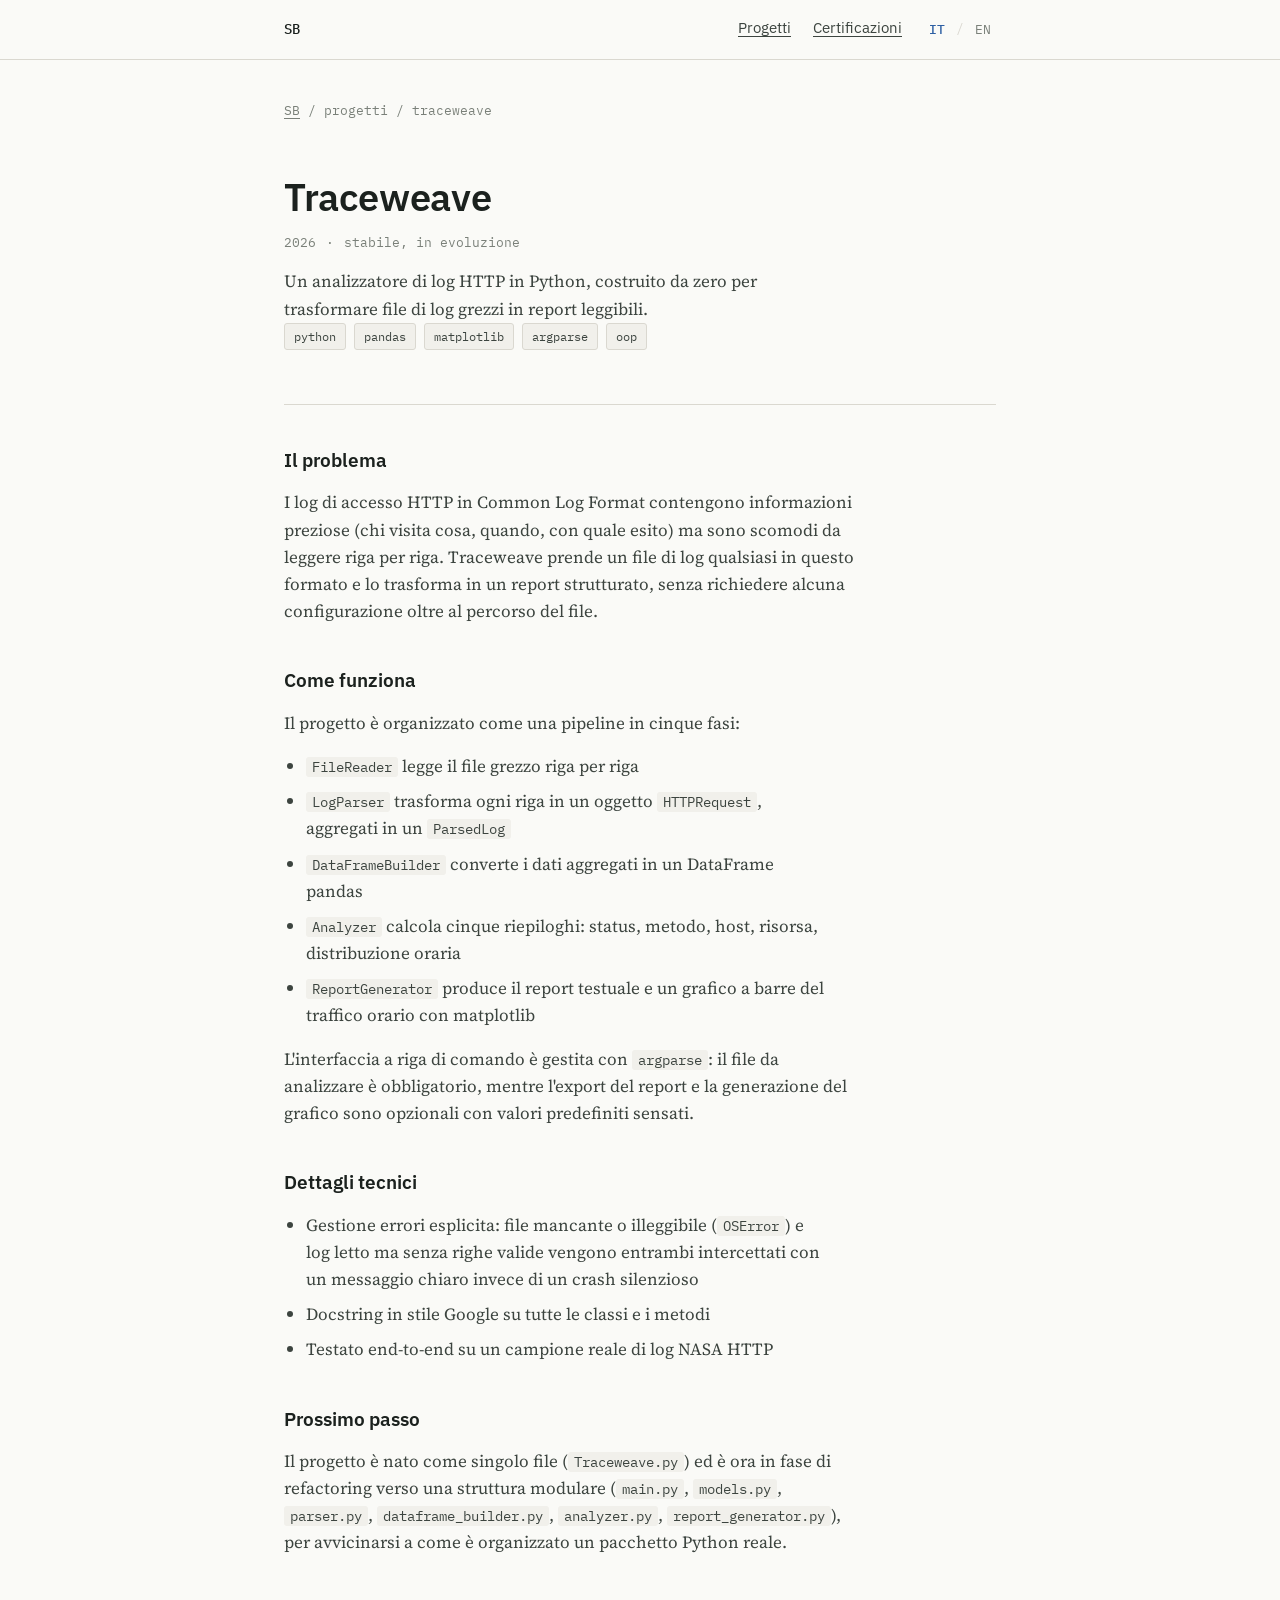
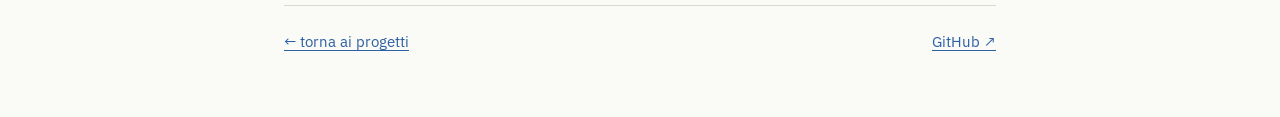
<file: projects/traceweave.html>
<!DOCTYPE html>
<html lang="it">
<head>
<meta charset="UTF-8">
<meta name="viewport" content="width=device-width, initial-scale=1.0">
<title>Traceweave - Sergio Boccassini</title>
<link rel="preconnect" href="https://fonts.googleapis.com">
<link rel="preconnect" href="https://fonts.gstatic.com" crossorigin>
<link href="https://fonts.googleapis.com/css2?family=IBM+Plex+Sans:wght@400;500;600;700&family=IBM+Plex+Mono:wght@400;500&family=Source+Serif+4:opsz,wght@8..60,400;8..60,500&display=swap" rel="stylesheet">
<link rel="stylesheet" href="../style.css">
</head>
<body class="lang-it">

<nav class="topnav">
  <div class="wrap">
    <span class="brand">SB</span>
    <div class="navlinks">
      <a href="../index.html#projects"><span class="it">Progetti</span><span class="en">Projects</span></a>
      <a href="../index.html#certifications"><span class="it">Certificazioni</span><span class="en">Certifications</span></a>
      <div class="lang-toggle" role="group" aria-label="Language / Lingua">
        <button type="button" data-lang="it" onclick="setLang('it')" aria-pressed="true">IT</button>
        <span class="sep">/</span>
        <button type="button" data-lang="en" onclick="setLang('en')" aria-pressed="false">EN</button>
      </div>
    </div>
  </div>
</nav>

<div class="wrap">
  <p class="breadcrumb"><a href="../index.html">SB</a> / <span class="it">progetti</span><span class="en">projects</span> / traceweave</p>

  <article class="project">
    <header>
      <h1>Traceweave</h1>
      <div class="meta-row">
        <span>2026</span><span>·</span>
        <span class="it">stabile, in evoluzione</span><span class="en">stable, evolving</span>
      </div>
      <p class="subhead">
        <span class="it">Un analizzatore di log HTTP in Python, costruito da zero per trasformare file di log grezzi in report leggibili.</span>
        <span class="en">A Python HTTP log analyzer, built from scratch to turn raw log files into readable reports.</span>
      </p>
      <div class="tags">
        <span class="tag">python</span>
        <span class="tag">pandas</span>
        <span class="tag">matplotlib</span>
        <span class="tag">argparse</span>
        <span class="tag">oop</span>
      </div>
    </header>

    <div class="project-body">
      <h2><span class="it">Il problema</span><span class="en">The problem</span></h2>
      <p>
        <span class="it">I log di accesso HTTP in Common Log Format contengono informazioni preziose (chi visita cosa, quando, con quale esito) ma sono scomodi da leggere riga per riga. Traceweave prende un file di log qualsiasi in questo formato e lo trasforma in un report strutturato, senza richiedere alcuna configurazione oltre al percorso del file.</span>
        <span class="en">HTTP access logs in Common Log Format hold valuable information (who visits what, when, with what outcome) but are awkward to read line by line. Traceweave takes any log file in this format and turns it into a structured report, with no configuration required beyond the file path.</span>
      </p>

      <h2><span class="it">Come funziona</span><span class="en">How it works</span></h2>
      <p>
        <span class="it">Il progetto è organizzato come una pipeline in cinque fasi:</span>
        <span class="en">The project is organized as a five-stage pipeline:</span>
      </p>
      <ul>
        <li><code>FileReader</code> <span class="it">legge il file grezzo riga per riga</span><span class="en">reads the raw file line by line</span></li>
        <li><code>LogParser</code> <span class="it">trasforma ogni riga in un oggetto</span><span class="en">turns each line into an</span> <code>HTTPRequest</code>, <span class="it">aggregati in un</span><span class="en">aggregated into a</span> <code>ParsedLog</code></li>
        <li><code>DataFrameBuilder</code> <span class="it">converte i dati aggregati in un DataFrame pandas</span><span class="en">converts the aggregated data into a pandas DataFrame</span></li>
        <li><code>Analyzer</code> <span class="it">calcola cinque riepiloghi: status, metodo, host, risorsa, distribuzione oraria</span><span class="en">computes five summaries: status, method, host, resource, hourly distribution</span></li>
        <li><code>ReportGenerator</code> <span class="it">produce il report testuale e un grafico a barre del traffico orario con matplotlib</span><span class="en">produces the text report and an hourly traffic bar chart with matplotlib</span></li>
      </ul>
      <p>
        <span class="it">L'interfaccia a riga di comando è gestita con <code>argparse</code>: il file da analizzare è obbligatorio, mentre l'export del report e la generazione del grafico sono opzionali con valori predefiniti sensati.</span>
        <span class="en">The command-line interface is handled with <code>argparse</code>: the file to analyze is required, while exporting the report and generating the chart are optional with sensible defaults.</span>
      </p>

      <h2><span class="it">Dettagli tecnici</span><span class="en">Technical details</span></h2>
      <ul>
        <li><span class="it">Gestione errori esplicita: file mancante o illeggibile (<code>OSError</code>) e log letto ma senza righe valide vengono entrambi intercettati con un messaggio chiaro invece di un crash silenzioso</span><span class="en">Explicit error handling: a missing or unreadable file (<code>OSError</code>) and a log read but with no valid rows are both caught with a clear message instead of a silent crash</span></li>
        <li><span class="it">Docstring in stile Google su tutte le classi e i metodi</span><span class="en">Google-style docstrings across all classes and methods</span></li>
        <li><span class="it">Testato end-to-end su un campione reale di log NASA HTTP</span><span class="en">Tested end-to-end against a real NASA HTTP log sample</span></li>
      </ul>

      <h2><span class="it">Prossimo passo</span><span class="en">What's next</span></h2>
      <p>
        <span class="it">Il progetto è nato come singolo file (<code>Traceweave.py</code>) ed è ora in fase di refactoring verso una struttura modulare (<code>main.py</code>, <code>models.py</code>, <code>parser.py</code>, <code>dataframe_builder.py</code>, <code>analyzer.py</code>, <code>report_generator.py</code>), per avvicinarsi a come è organizzato un pacchetto Python reale.</span>
        <span class="en">The project started as a single file (<code>Traceweave.py</code>) and is currently being refactored into a modular structure (<code>main.py</code>, <code>models.py</code>, <code>parser.py</code>, <code>dataframe_builder.py</code>, <code>analyzer.py</code>, <code>report_generator.py</code>), moving it closer to how a real Python package is organized.</span>
      </p>
    </div>

    <div class="project-footer">
      <a href="../index.html#projects">← <span class="it">torna ai progetti</span><span class="en">back to projects</span></a>
      <a href="https://github.com/boccassinisergio-afk/Traceweave" target="_blank" rel="noopener">GitHub ↗</a>
    </div>
  </article>
</div>

<script src="../script.js"></script>
</body>
</html>
</file>
<file: style.css>
:root{
  --paper:#FAFAF7;
  --paper-dim:#F1F0EB;
  --ink:#1B211E;
  --ink-soft:#3C443F;
  --signal:#2D5FA3;
  --amber:#C77D2E;
  --meta:#7A8079;
  --rule:#DAD8D0;
  --max:760px;
  --nav-h:60px;
}
*{box-sizing:border-box;}
html{scroll-behavior:smooth;}
body{
  margin:0;
  background:var(--paper);
  color:var(--ink);
  font-family:'Source Serif 4', Georgia, serif;
  font-size:17px;
  line-height:1.6;
  -webkit-font-smoothing:antialiased;
  padding-top:var(--nav-h);
}
h1,h2,h3,h4,.mono,nav,.meta,.tag{
  font-family:'IBM Plex Sans', system-ui, sans-serif;
}
.mono{ font-family:'IBM Plex Mono', monospace; }

a{ color:var(--signal); text-decoration-thickness:1px; text-underline-offset:3px; }
a:hover{ color:var(--amber); }
a:focus-visible, button:focus-visible{ outline:2px solid var(--signal); outline-offset:3px; }

.wrap{ max-width:var(--max); margin:0 auto; padding:0 24px; }

/* ---- language toggle (span pairs) ---- */
body.lang-it .en{ display:none; }
body.lang-en .it{ display:none; }

/* ---- top nav ---- */
.topnav{
  position:fixed; top:0; left:0; right:0; height:var(--nav-h);
  background:rgba(250,250,247,0.92);
  backdrop-filter:blur(6px);
  border-bottom:1px solid var(--rule);
  z-index:100;
}
.topnav .wrap{
  height:100%;
  display:flex; align-items:center; justify-content:space-between;
  gap:16px;
}
.topnav .brand{
  font-family:'IBM Plex Mono', monospace;
  font-size:14px; font-weight:500;
  color:var(--ink);
}
.topnav .navlinks{
  display:flex; align-items:center; gap:22px;
  font-family:'IBM Plex Sans', sans-serif;
  font-size:14.5px;
}
.topnav .navlinks a{
  color:var(--ink-soft); border-bottom:1px solid transparent; padding-bottom:2px;
}
.topnav .navlinks a:hover{ color:var(--amber); border-color:var(--amber); }
.lang-toggle{
  display:flex; align-items:center; gap:6px;
  font-family:'IBM Plex Mono', monospace; font-size:13px;
}
.lang-toggle button{
  background:none; border:none; cursor:pointer;
  padding:4px 5px; color:var(--meta);
  font-family:'IBM Plex Mono', monospace; font-size:13px;
}
.lang-toggle button[aria-pressed="true"]{ color:var(--signal); font-weight:500; }
.lang-toggle .sep{ color:var(--rule); }

/* ---- header (home) ---- */
header.hero{
  padding:72px 0 56px;
  border-bottom:1px solid var(--rule);
}
.kicker{
  font-family:'IBM Plex Mono', monospace;
  font-size:13px;
  color:var(--meta);
  margin:0 0 18px;
  display:flex;
  align-items:center;
  gap:10px;
}
.kicker .dot{
  width:7px; height:7px; border-radius:50%;
  background:var(--signal);
  display:inline-block;
}
h1{
  font-size:clamp(32px, 5vw, 44px);
  font-weight:600;
  line-height:1.15;
  margin:0 0 20px;
  letter-spacing:-0.01em;
}
header.hero p.lede{
  font-size:19px;
  max-width:58ch;
  color:var(--ink-soft);
  margin:0 0 28px;
}
.links{ display:flex; gap:22px; flex-wrap:wrap; font-family:'IBM Plex Sans', sans-serif; font-size:15px; }
.links a{ color:var(--ink); border-bottom:1px solid var(--rule); padding-bottom:1px; }
.links a:hover{ border-color:var(--amber); color:var(--amber); }

/* ---- section headings ---- */
section{ padding:64px 0; border-bottom:1px solid var(--rule); scroll-margin-top:calc(var(--nav-h) + 12px); }
section:last-of-type{ border-bottom:none; }
.section-head{
  display:grid;
  grid-template-columns:120px 1fr;
  gap:20px;
  margin-bottom:36px;
}
.section-head .path{
  font-family:'IBM Plex Mono', monospace;
  font-size:13px;
  color:var(--meta);
  padding-top:6px;
}
.section-head h2{
  font-size:24px;
  font-weight:600;
  margin:0;
}

/* ---- log-entry layout (project summaries on home) ---- */
.log{
  position:relative;
}
.log::before{
  content:"";
  position:absolute;
  left:120px;
  top:6px;
  bottom:6px;
  width:1px;
  background:var(--rule);
}
.entry{
  display:grid;
  grid-template-columns:120px 1fr;
  gap:20px;
  padding:26px 0;
  border-top:1px solid var(--rule);
}
.entry:first-child{ border-top:none; padding-top:0; }
.entry .stamp{
  font-family:'IBM Plex Mono', monospace;
  font-size:12.5px;
  color:var(--meta);
  padding-top:4px;
}
.entry .stamp .status{
  display:block;
  margin-top:8px;
  color:var(--signal);
  font-weight:500;
}
.entry h3{
  font-size:19px;
  font-weight:600;
  margin:0 0 8px;
}
.entry h3 a{ color:var(--ink); }
.entry h3 a:hover{ color:var(--amber); }
.entry p{
  margin:0 0 14px;
  color:var(--ink-soft);
  font-size:16px;
  max-width:60ch;
}
.tags{ display:flex; flex-wrap:wrap; gap:8px; margin-bottom:14px; }
.tag{
  font-family:'IBM Plex Mono', monospace;
  font-size:12px;
  color:var(--ink-soft);
  background:var(--paper-dim);
  border:1px solid var(--rule);
  padding:3px 9px;
  border-radius:3px;
}
.entry-links{ display:flex; gap:18px; flex-wrap:wrap; }
.entry .cta{ font-family:'IBM Plex Sans', sans-serif; font-size:14.5px; font-weight:500; }
.entry .cta::after{ content:" ↗"; }
.entry .readmore::after{ content:" →"; }

/* ---- certifications ---- */
.cert-list{ list-style:none; margin:0; padding:0; }
.cert-list li{
  display:grid;
  grid-template-columns:120px 1fr;
  gap:20px;
  padding:18px 0;
  border-top:1px solid var(--rule);
  align-items:baseline;
}
.cert-list li:first-child{ border-top:none; padding-top:0; }
.cert-list .stamp{ font-family:'IBM Plex Mono', monospace; font-size:12.5px; color:var(--meta); }
.cert-list .name{ font-family:'IBM Plex Sans', sans-serif; font-weight:500; font-size:16.5px; }
.cert-list .state{ font-size:13px; margin-left:10px; padding:2px 8px; border-radius:3px; font-family:'IBM Plex Mono', monospace; }
.state.done{ color:var(--signal); background:rgba(45,95,163,0.08); }
.state.planned{ color:var(--amber); background:rgba(199,125,46,0.1); }
.cert-list .pdf-link{ display:inline-block; margin-left:10px; font-family:'IBM Plex Mono', monospace; font-size:12.5px; }
.cert-list .pdf-link::after{ content:" ↗"; }

/* ---- footer ---- */
footer{ padding:56px 0 88px; scroll-margin-top:calc(var(--nav-h) + 12px); }
footer p{ color:var(--meta); font-size:14.5px; font-family:'IBM Plex Sans', sans-serif; }

/* ---- project detail page ---- */
.breadcrumb{
  font-family:'IBM Plex Mono', monospace;
  font-size:13px;
  color:var(--meta);
  padding:28px 0 0;
}
.breadcrumb a{ color:var(--meta); }
.breadcrumb a:hover{ color:var(--amber); }
article.project{ padding:20px 0 64px; }
article.project header{
  padding:20px 0 40px;
  border-bottom:1px solid var(--rule);
  margin-bottom:40px;
}
article.project h1{ font-size:clamp(28px,4.5vw,38px); margin-bottom:14px; }
article.project .meta-row{
  display:flex; gap:10px; flex-wrap:wrap; align-items:center;
  font-family:'IBM Plex Mono', monospace; font-size:12.5px; color:var(--meta);
  margin-bottom:16px;
}
article.project .subhead{
  font-size:17px; margin:0; max-width:60ch; color:var(--ink-soft);
}
.project-body h2{
  font-size:19px; font-weight:600; margin:40px 0 14px;
}
.project-body h2:first-child{ margin-top:0; }
.project-body p{ color:var(--ink-soft); margin:0 0 16px; max-width:64ch; }
.project-body ul{ color:var(--ink-soft); max-width:60ch; margin:0 0 16px; padding-left:22px; }
.project-body li{ margin-bottom:8px; }
.project-body code{
  font-family:'IBM Plex Mono', monospace; font-size:14px;
  background:var(--paper-dim); padding:1px 6px; border-radius:3px;
}
.project-footer{
  margin-top:48px; padding-top:24px; border-top:1px solid var(--rule);
  display:flex; justify-content:space-between; flex-wrap:wrap; gap:16px;
  font-family:'IBM Plex Sans', sans-serif; font-size:14.5px;
}

@media (max-width:600px){
  .section-head, .entry, .cert-list li{ grid-template-columns:1fr; gap:6px; }
  .log::before{ display:none; }
  .entry{ padding:22px 0; }
  header.hero{ padding:48px 0 40px; }
  .topnav .navlinks{ gap:14px; font-size:13.5px; }
}
</file>
